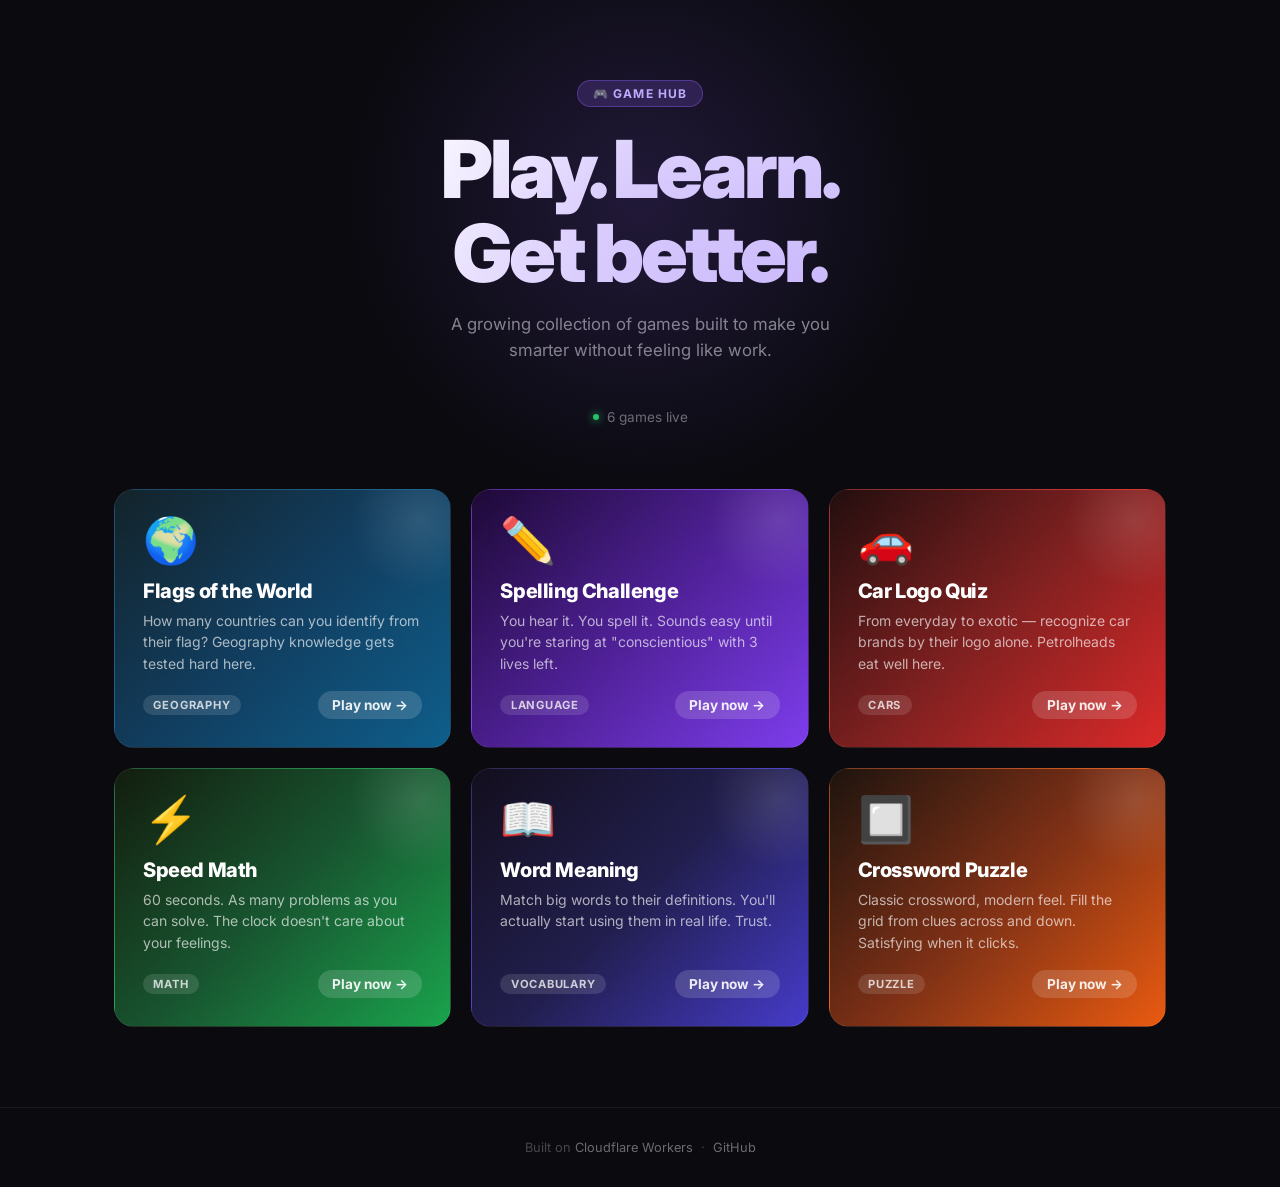
<file: hub/public/index.html>
<!DOCTYPE html>
<html lang="en">
<head>
  <meta charset="UTF-8" />
  <meta name="viewport" content="width=device-width, initial-scale=1.0" />
  <title>Game Hub</title>
  <style>
    @import url('https://fonts.googleapis.com/css2?family=Inter:wght@400;600;700;900&display=swap');

    *, *::before, *::after { box-sizing: border-box; margin: 0; padding: 0; }

    :root {
      --bg: #0a0a0f;
      --surface: #13131a;
    }

    body {
      background: var(--bg);
      color: #fff;
      font-family: 'Inter', -apple-system, BlinkMacSystemFont, sans-serif;
      min-height: 100vh;
      overflow-x: hidden;
    }

    /* ── HERO ── */
    .hero {
      text-align: center;
      padding: 5rem 1.5rem 3rem;
      position: relative;
    }

    .hero::before {
      content: '';
      position: absolute;
      top: -100px;
      left: 50%;
      transform: translateX(-50%);
      width: 600px;
      height: 600px;
      background: radial-gradient(circle, rgba(139,92,246,0.18) 0%, transparent 70%);
      pointer-events: none;
    }

    .hero-badge {
      display: inline-block;
      padding: 0.3rem 0.9rem;
      background: rgba(139,92,246,0.2);
      border: 1px solid rgba(139,92,246,0.4);
      border-radius: 99px;
      font-size: 0.75rem;
      font-weight: 700;
      letter-spacing: 0.1em;
      text-transform: uppercase;
      color: #c4b5fd;
      margin-bottom: 1.25rem;
    }

    .hero h1 {
      font-size: clamp(2.8rem, 7vw, 5rem);
      font-weight: 900;
      line-height: 1.05;
      letter-spacing: -0.04em;
      background: linear-gradient(135deg, #fff 30%, #a78bfa 100%);
      -webkit-background-clip: text;
      -webkit-text-fill-color: transparent;
      background-clip: text;
      margin-bottom: 1rem;
    }

    .hero p {
      color: rgba(255,255,255,0.5);
      font-size: 1.05rem;
      max-width: 400px;
      margin: 0 auto 2.5rem;
      line-height: 1.6;
    }

    .game-count {
      display: inline-flex;
      align-items: center;
      gap: 0.5rem;
      font-size: 0.85rem;
      color: rgba(255,255,255,0.4);
    }

    .dot {
      width: 6px; height: 6px;
      border-radius: 50%;
      background: #22c55e;
      box-shadow: 0 0 8px #22c55e;
      animation: blink 2s ease infinite;
    }

    @keyframes blink { 0%,100%{opacity:1} 50%{opacity:0.3} }

    /* ── GRID ── */
    main {
      max-width: 1100px;
      margin: 0 auto;
      padding: 1rem 1.5rem 5rem;
    }

    .games-grid {
      display: grid;
      grid-template-columns: repeat(auto-fill, minmax(320px, 1fr));
      gap: 1.25rem;
    }

    /* ── CARD ── */
    .game-card {
      position: relative;
      border-radius: 20px;
      padding: 1.75rem;
      text-decoration: none;
      color: #fff;
      display: flex;
      flex-direction: column;
      gap: 1rem;
      overflow: hidden;
      border: 1px solid rgba(255,255,255,0.08);
      transition: transform 0.2s cubic-bezier(0.34,1.56,0.64,1), box-shadow 0.2s ease;
      cursor: pointer;
      opacity: 0;
      transform: translateY(24px);
    }

    .game-card.visible {
      opacity: 1;
      transform: translateY(0);
      transition: opacity 0.4s ease, transform 0.4s cubic-bezier(0.34,1.56,0.64,1), box-shadow 0.2s ease;
    }

    .game-card:hover {
      transform: translateY(-6px) scale(1.01);
    }

    /* per-game gradients */
    .card-flags   { background: linear-gradient(135deg, #0f2027 0%, #0d3b5e 50%, #0a5c8a 100%); }
    .card-flags:hover   { box-shadow: 0 20px 60px rgba(10,92,138,0.5); }

    .card-spelling { background: linear-gradient(135deg, #1a0533 0%, #4c1d95 50%, #7c3aed 100%); }
    .card-spelling:hover { box-shadow: 0 20px 60px rgba(124,58,237,0.5); }

    .card-carlogo { background: linear-gradient(135deg, #1f0a0a 0%, #7f1d1d 50%, #dc2626 100%); }
    .card-carlogo:hover { box-shadow: 0 20px 60px rgba(220,38,38,0.5); }

    .card-speedmath { background: linear-gradient(135deg, #0f1a0a 0%, #14532d 50%, #16a34a 100%); }
    .card-speedmath:hover { box-shadow: 0 20px 60px rgba(22,163,74,0.5); }

    .card-wordmeaning { background: linear-gradient(135deg, #0f0a1a 0%, #1e1b4b 50%, #4338ca 100%); }
    .card-wordmeaning:hover { box-shadow: 0 20px 60px rgba(67,56,202,0.5); }

    .card-crossword { background: linear-gradient(135deg, #1a100a 0%, #7c2d12 50%, #ea580c 100%); }
    .card-crossword:hover { box-shadow: 0 20px 60px rgba(234,88,12,0.5); }

    /* card noise texture */
    .game-card::before {
      content: '';
      position: absolute;
      inset: 0;
      background-image: url("data:image/svg+xml,%3Csvg viewBox='0 0 200 200' xmlns='http://www.w3.org/2000/svg'%3E%3Cfilter id='n'%3E%3CfeTurbulence type='fractalNoise' baseFrequency='0.9' numOctaves='4' stitchTiles='stitch'/%3E%3C/filter%3E%3Crect width='100%25' height='100%25' filter='url(%23n)' opacity='0.04'/%3E%3C/svg%3E");
      background-size: 200px;
      pointer-events: none;
      border-radius: 20px;
    }

    /* glow orb */
    .game-card::after {
      content: '';
      position: absolute;
      top: -40px;
      right: -40px;
      width: 140px;
      height: 140px;
      background: radial-gradient(circle, rgba(255,255,255,0.12) 0%, transparent 70%);
      border-radius: 50%;
      pointer-events: none;
    }

    .card-icon {
      font-size: 2.8rem;
      line-height: 1;
      position: relative;
      z-index: 1;
    }

    .card-body {
      flex: 1;
      position: relative;
      z-index: 1;
    }

    .card-body h2 {
      font-size: 1.25rem;
      font-weight: 800;
      letter-spacing: -0.02em;
      margin-bottom: 0.4rem;
    }

    .card-body p {
      font-size: 0.875rem;
      line-height: 1.55;
      color: rgba(255,255,255,0.65);
    }

    .card-footer {
      display: flex;
      align-items: center;
      justify-content: space-between;
      position: relative;
      z-index: 1;
    }

    .tag {
      display: inline-block;
      padding: 0.2rem 0.65rem;
      background: rgba(255,255,255,0.12);
      border-radius: 99px;
      font-size: 0.7rem;
      font-weight: 700;
      text-transform: uppercase;
      letter-spacing: 0.07em;
      color: rgba(255,255,255,0.75);
    }

    .play-btn {
      display: flex;
      align-items: center;
      gap: 0.35rem;
      font-size: 0.85rem;
      font-weight: 700;
      color: rgba(255,255,255,0.9);
      background: rgba(255,255,255,0.15);
      border-radius: 99px;
      padding: 0.4rem 0.9rem;
      transition: background 0.15s;
    }

    .game-card:hover .play-btn {
      background: rgba(255,255,255,0.25);
    }

    /* ── FOOTER ── */
    footer {
      text-align: center;
      padding: 2rem;
      color: rgba(255,255,255,0.25);
      font-size: 0.8rem;
      border-top: 1px solid rgba(255,255,255,0.06);
    }

    footer a { color: rgba(255,255,255,0.4); text-decoration: none; }
    footer a:hover { color: rgba(255,255,255,0.7); }

    @media (max-width: 480px) {
      .games-grid { grid-template-columns: 1fr; }
      .hero h1 { font-size: 2.4rem; }
    }
  </style>
</head>
<body>

  <div class="hero">
    <div class="hero-badge">🎮 Game Hub</div>
    <h1>Play. Learn.<br>Get better.</h1>
    <p>A growing collection of games built to make you smarter without feeling like work.</p>
    <div class="game-count">
      <span class="dot"></span>
      6 games live
    </div>
  </div>

  <main>
    <div class="games-grid" id="grid">

      <a class="game-card card-flags" href="https://flags-of-the-world.kiishiogunbiyi.workers.dev" target="_blank" rel="noopener">
        <div class="card-icon">🌍</div>
        <div class="card-body">
          <h2>Flags of the World</h2>
          <p>How many countries can you identify from their flag? Geography knowledge gets tested hard here.</p>
        </div>
        <div class="card-footer">
          <span class="tag">Geography</span>
          <span class="play-btn">Play now →</span>
        </div>
      </a>

      <a class="game-card card-spelling" href="https://game-hub-spelling.kiishiogunbiyi.workers.dev" target="_blank" rel="noopener">
        <div class="card-icon">✏️</div>
        <div class="card-body">
          <h2>Spelling Challenge</h2>
          <p>You hear it. You spell it. Sounds easy until you're staring at "conscientious" with 3 lives left.</p>
        </div>
        <div class="card-footer">
          <span class="tag">Language</span>
          <span class="play-btn">Play now →</span>
        </div>
      </a>

      <a class="game-card card-carlogo" href="https://game-hub-car-logo.kiishiogunbiyi.workers.dev" target="_blank" rel="noopener">
        <div class="card-icon">🚗</div>
        <div class="card-body">
          <h2>Car Logo Quiz</h2>
          <p>From everyday to exotic — recognize car brands by their logo alone. Petrolheads eat well here.</p>
        </div>
        <div class="card-footer">
          <span class="tag">Cars</span>
          <span class="play-btn">Play now →</span>
        </div>
      </a>

      <a class="game-card card-speedmath" href="https://game-hub-speed-math.kiishiogunbiyi.workers.dev" target="_blank" rel="noopener">
        <div class="card-icon">⚡</div>
        <div class="card-body">
          <h2>Speed Math</h2>
          <p>60 seconds. As many problems as you can solve. The clock doesn't care about your feelings.</p>
        </div>
        <div class="card-footer">
          <span class="tag">Math</span>
          <span class="play-btn">Play now →</span>
        </div>
      </a>

      <a class="game-card card-wordmeaning" href="https://game-hub-word-meaning.kiishiogunbiyi.workers.dev" target="_blank" rel="noopener">
        <div class="card-icon">📖</div>
        <div class="card-body">
          <h2>Word Meaning</h2>
          <p>Match big words to their definitions. You'll actually start using them in real life. Trust.</p>
        </div>
        <div class="card-footer">
          <span class="tag">Vocabulary</span>
          <span class="play-btn">Play now →</span>
        </div>
      </a>

      <a class="game-card card-crossword" href="https://game-hub-crossword.kiishiogunbiyi.workers.dev" target="_blank" rel="noopener">
        <div class="card-icon">🔲</div>
        <div class="card-body">
          <h2>Crossword Puzzle</h2>
          <p>Classic crossword, modern feel. Fill the grid from clues across and down. Satisfying when it clicks.</p>
        </div>
        <div class="card-footer">
          <span class="tag">Puzzle</span>
          <span class="play-btn">Play now →</span>
        </div>
      </a>

    </div>
  </main>

  <footer>
    Built on <a href="https://workers.cloudflare.com" target="_blank">Cloudflare Workers</a> &nbsp;·&nbsp; <a href="https://github.com/kiishi-19/game-hub" target="_blank">GitHub</a>
  </footer>

  <script>
    // Staggered card entrance
    const cards = document.querySelectorAll('.game-card');
    const observer = new IntersectionObserver((entries) => {
      entries.forEach((entry, i) => {
        if (entry.isIntersecting) {
          setTimeout(() => entry.target.classList.add('visible'), i * 80);
          observer.unobserve(entry.target);
        }
      });
    }, { threshold: 0.1 });

    cards.forEach(c => observer.observe(c));

    // Tilt effect on hover
    cards.forEach(card => {
      card.addEventListener('mousemove', (e) => {
        const rect = card.getBoundingClientRect();
        const x = (e.clientX - rect.left) / rect.width - 0.5;
        const y = (e.clientY - rect.top) / rect.height - 0.5;
        card.style.transform = `translateY(-6px) rotateX(${-y * 6}deg) rotateY(${x * 6}deg) scale(1.01)`;
      });
      card.addEventListener('mouseleave', () => {
        card.style.transform = '';
      });
    });
  </script>
</body>
</html>
</file>
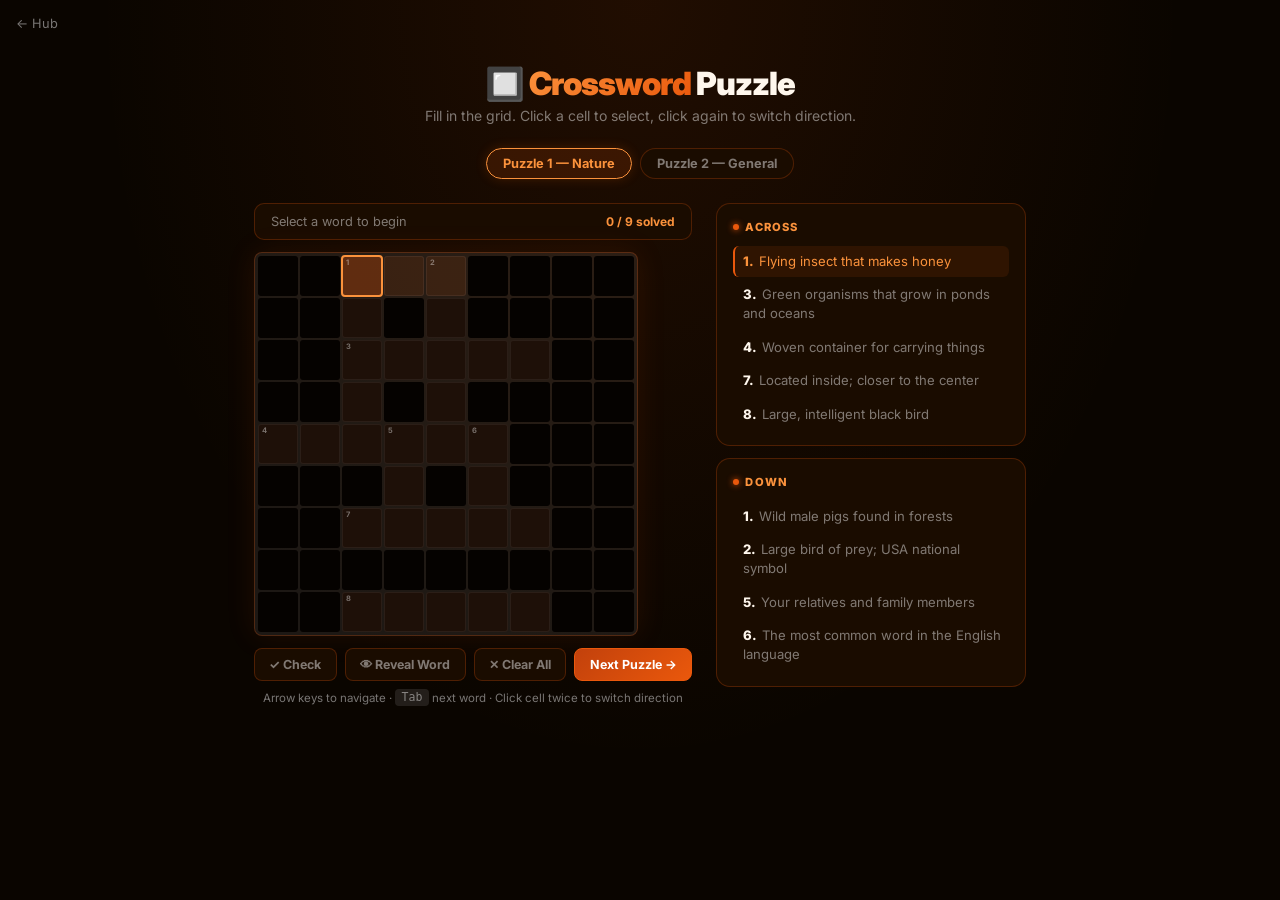
<file: games/crossword/public/index.html>
<!DOCTYPE html>
<html lang="en">
<head>
  <meta charset="UTF-8" />
  <meta name="viewport" content="width=device-width, initial-scale=1.0" />
  <title>Crossword Puzzle</title>
  <style>
    @import url('https://fonts.googleapis.com/css2?family=Inter:wght@400;600;700;900&display=swap');
    *, *::before, *::after { box-sizing: border-box; margin: 0; padding: 0; }
    :root {
      --bg: #0a0500; --surface: #1a0c00; --border: rgba(234,88,12,0.25);
      --accent: #ea580c; --accent2: #fb923c;
      --text: #fff7ed; --muted: rgba(255,255,255,0.45);
      --green: #22c55e; --red: #f43f5e;
      --cell-bg: #1e1008; --cell-active: rgba(234,88,12,0.3); --cell-hl: rgba(234,88,12,0.1);
      --cell-solved: rgba(34,197,94,0.15); --black-cell: #050200;
    }
    body {
      background: var(--bg); color: var(--text);
      font-family: 'Inter', sans-serif;
      min-height: 100vh;
      padding: 1rem 1rem 3rem;
      background-image: radial-gradient(ellipse at top, rgba(234,88,12,0.1) 0%, transparent 60%);
    }
    .back{position:fixed;top:1rem;left:1rem;color:var(--muted);text-decoration:none;font-size:0.8rem;z-index:10;transition:color 0.15s;}
    .back:hover{color:var(--accent2);}

    header{text-align:center;padding:3rem 1rem 1.5rem;position:relative;}
    header h1{font-size:2rem;font-weight:900;letter-spacing:-0.03em;margin-bottom:0.25rem;}
    header h1 span{background:linear-gradient(135deg,#fb923c,#ea580c);-webkit-background-clip:text;-webkit-text-fill-color:transparent;background-clip:text;}
    header p{color:var(--muted);font-size:0.875rem;}

    /* puzzle picker */
    .puzzle-tabs{display:flex;gap:0.5rem;justify-content:center;margin-bottom:1.5rem;flex-wrap:wrap;}
    .ptab{padding:0.45rem 1rem;border-radius:99px;border:1px solid var(--border);background:var(--surface);color:var(--muted);font-size:0.8rem;font-weight:700;cursor:pointer;transition:all 0.15s;font-family:'Inter',sans-serif;}
    .ptab:hover{border-color:var(--accent);color:var(--accent2);}
    .ptab.active{border-color:var(--accent2);background:rgba(234,88,12,0.15);color:var(--accent2);box-shadow:0 0 12px rgba(234,88,12,0.2);}

    /* layout */
    .layout{display:flex;gap:1.5rem;max-width:980px;margin:0 auto;align-items:flex-start;flex-wrap:wrap;justify-content:center;}

    /* grid section */
    .grid-section{flex-shrink:0;}

    .status-bar{
      display:flex;align-items:center;justify-content:space-between;
      background:var(--surface);border:1px solid var(--border);border-radius:10px;
      padding:0.6rem 1rem;margin-bottom:0.75rem;font-size:0.8rem;
    }
    .status-text{color:var(--muted);}
    .status-text.good{color:var(--green);font-weight:700;}
    .status-text.bad{color:var(--red);font-weight:700;}
    .progress-mini{font-size:0.75rem;color:var(--accent2);font-weight:700;}

    /* crossword grid */
    .cw-grid{
      display:inline-grid;gap:2px;
      background:rgba(255,255,255,0.08);
      padding:3px;border-radius:8px;
      border:1px solid var(--border);
      box-shadow:0 0 30px rgba(234,88,12,0.1);
    }
    .cell{width:40px;height:40px;position:relative;border-radius:3px;}
    .cell.black{background:var(--black-cell);}
    .cell.white{
      background:var(--cell-bg);cursor:pointer;
      transition:background 0.1s;
      border:1px solid rgba(255,255,255,0.06);
    }
    .cell.white:hover{background:rgba(255,255,255,0.08);}
    .cell.white.highlighted{background:var(--cell-hl);}
    .cell.white.active{background:var(--cell-active);outline:2px solid var(--accent2);z-index:2;outline-offset:-1px;}
    .cell.white.solved{background:var(--cell-solved);}
    .cell.white.wrong-cell{background:rgba(244,63,94,0.2);animation:cellPulse 0.3s ease;}
    @keyframes cellPulse{0%{transform:scale(1)}50%{transform:scale(0.9)}100%{transform:scale(1)}}
    .cell-num{position:absolute;top:2px;left:3px;font-size:7.5px;font-weight:700;color:rgba(255,255,255,0.4);line-height:1;pointer-events:none;user-select:none;}
    .cell-letter{
      position:absolute;inset:0;display:flex;align-items:center;justify-content:center;
      font-size:1.1rem;font-weight:800;text-transform:uppercase;color:var(--text);
      pointer-events:none;user-select:none;
    }
    .cell.solved .cell-letter{color:var(--green);}

    /* controls */
    .controls{display:flex;gap:0.5rem;margin-top:0.75rem;flex-wrap:wrap;}
    .ctrl-btn{
      padding:0.5rem 0.9rem;border-radius:8px;border:1px solid var(--border);
      background:var(--surface);color:var(--muted);font-size:0.78rem;font-weight:700;
      cursor:pointer;transition:all 0.15s;font-family:'Inter',sans-serif;
    }
    .ctrl-btn:hover{border-color:var(--accent);color:var(--accent2);}
    .ctrl-btn.primary{background:linear-gradient(135deg,#c2410c,#ea580c);color:#fff;border-color:var(--accent);}
    .ctrl-btn.primary:hover{box-shadow:0 3px 12px rgba(234,88,12,0.4);}

    /* keyboard hint */
    .kbd-hint{margin-top:0.5rem;font-size:0.72rem;color:var(--muted);text-align:center;}
    .kbd-hint span{display:inline-block;background:rgba(255,255,255,0.1);border-radius:4px;padding:0.1rem 0.4rem;font-family:monospace;}

    /* clue panel */
    .clues-panel{flex:1;min-width:220px;max-width:310px;}
    .clue-section{background:var(--surface);border:1px solid var(--border);border-radius:14px;padding:1rem;margin-bottom:0.75rem;overflow:hidden;}
    .clue-section h3{font-size:0.7rem;text-transform:uppercase;letter-spacing:0.1em;color:var(--accent2);font-weight:800;margin-bottom:0.75rem;display:flex;align-items:center;gap:0.4rem;}
    .clue-section h3::before{content:'';width:6px;height:6px;border-radius:50%;background:var(--accent);box-shadow:0 0 6px var(--accent);}
    .clue-list{list-style:none;display:flex;flex-direction:column;gap:0.2rem;max-height:340px;overflow-y:auto;}
    .clue-list::-webkit-scrollbar{width:3px;}
    .clue-list::-webkit-scrollbar-track{background:transparent;}
    .clue-list::-webkit-scrollbar-thumb{background:rgba(255,255,255,0.1);border-radius:99px;}
    .clue-item{
      font-size:0.82rem;line-height:1.45;color:var(--muted);cursor:pointer;
      padding:0.35rem 0.5rem;border-radius:6px;transition:all 0.1s;
      border-left:2px solid transparent;
    }
    .clue-item:hover{background:rgba(255,255,255,0.05);color:var(--text);}
    .clue-item.active{background:rgba(234,88,12,0.1);color:var(--accent2);border-left-color:var(--accent);}
    .clue-item.solved{color:var(--green);opacity:0.6;text-decoration:line-through;}
    .clue-num{font-weight:800;color:var(--text);margin-right:0.3rem;}
    .clue-item.active .clue-num{color:var(--accent2);}

    /* completion banner */
    .win-banner{
      display:none;position:fixed;inset:0;background:rgba(0,0,0,0.85);
      z-index:200;align-items:center;justify-content:center;
    }
    .win-banner.show{display:flex;}
    .win-box{
      background:var(--surface);border:1px solid var(--accent);border-radius:20px;
      padding:2.5rem;text-align:center;max-width:380px;width:90%;
      animation:popIn 0.4s cubic-bezier(0.34,1.56,0.64,1);
      box-shadow:0 0 60px rgba(234,88,12,0.3);
    }
    @keyframes popIn{0%{transform:scale(0.7);opacity:0}100%{transform:scale(1);opacity:1}}
    .win-emoji{font-size:4rem;margin-bottom:0.75rem;}
    .win-title{font-size:2rem;font-weight:900;letter-spacing:-0.03em;margin-bottom:0.5rem;}
    .win-sub{color:var(--muted);font-size:0.9rem;margin-bottom:1.5rem;line-height:1.6;}
    .win-btns{display:flex;gap:0.75rem;}
    .win-btn{flex:1;padding:0.85rem;border-radius:10px;border:none;font-size:0.9rem;font-weight:700;cursor:pointer;font-family:'Inter',sans-serif;transition:all 0.15s;}
    .win-btn-primary{background:linear-gradient(135deg,#c2410c,#ea580c);color:#fff;}
    .win-btn-secondary{background:rgba(255,255,255,0.08);color:var(--muted);border:1px solid rgba(255,255,255,0.1);}

    #confetti-canvas{position:fixed;inset:0;pointer-events:none;z-index:300;}

    @media(max-width:620px){
      .cell{width:33px;height:33px;}
      .cell-letter{font-size:0.9rem;}
      .cell-num{font-size:7px;}
    }
  </style>
</head>
<body>
  <a class="back" href="https://game-hub.kiishiogunbiyi.workers.dev">← Hub</a>
  <canvas id="confetti-canvas"></canvas>

  <header>
    <h1>🔲 <span>Crossword</span> Puzzle</h1>
    <p>Fill in the grid. Click a cell to select, click again to switch direction.</p>
  </header>

  <div class="puzzle-tabs" id="puzzle-tabs"></div>

  <div class="layout">
    <div class="grid-section">
      <div class="status-bar">
        <span class="status-text" id="status-text">Select a word to begin</span>
        <span class="progress-mini" id="progress-mini">0 / 0 solved</span>
      </div>
      <div class="cw-grid" id="cw-grid"></div>
      <div class="controls">
        <button class="ctrl-btn" id="btn-check">✓ Check</button>
        <button class="ctrl-btn" id="btn-reveal">👁 Reveal Word</button>
        <button class="ctrl-btn" id="btn-clear">✕ Clear All</button>
        <button class="ctrl-btn primary" id="btn-next">Next Puzzle →</button>
      </div>
      <div class="kbd-hint">Arrow keys to navigate · <span>Tab</span> next word · Click cell twice to switch direction</div>
    </div>

    <div class="clues-panel">
      <div class="clue-section">
        <h3>Across</h3>
        <ul class="clue-list" id="clues-across"></ul>
      </div>
      <div class="clue-section">
        <h3>Down</h3>
        <ul class="clue-list" id="clues-down"></ul>
      </div>
    </div>
  </div>

  <div class="win-banner" id="win-banner">
    <div class="win-box">
      <div class="win-emoji">🏆</div>
      <div class="win-title">Puzzle Complete!</div>
      <div class="win-sub" id="win-sub">You filled in every word correctly. That's genuinely satisfying.</div>
      <div class="win-btns">
        <button class="win-btn win-btn-secondary" onclick="document.getElementById('win-banner').classList.remove('show')">Keep playing</button>
        <button class="win-btn win-btn-primary" id="win-next">Next Puzzle</button>
      </div>
    </div>
  </div>

<script>
// ── AUDIO ──────────────────────────────────────────────────────────────────
const AC=new(window.AudioContext||window.webkitAudioContext)();
function playTone(f,t,d,v=0.2,delay=0){const o=AC.createOscillator(),g=AC.createGain();o.connect(g);g.connect(AC.destination);o.type=t;o.frequency.value=f;g.gain.setValueAtTime(v,AC.currentTime+delay);g.gain.exponentialRampToValueAtTime(0.001,AC.currentTime+delay+d);o.start(AC.currentTime+delay);o.stop(AC.currentTime+delay+d+0.05);}
function sfxType(){playTone(880,'sine',0.04,0.08);}
function sfxWordSolved(){playTone(523,'sine',0.1,0.2);playTone(659,'sine',0.1,0.2,0.1);playTone(784,'sine',0.12,0.2,0.2);}
function sfxWrong(){playTone(220,'sawtooth',0.1,0.15);}
function sfxWin(){[523,659,784,1047,1319].forEach((f,i)=>playTone(f,'sine',0.15,0.2,i*0.08));}

// ── CONFETTI ───────────────────────────────────────────────────────────────
const canvas=document.getElementById('confetti-canvas');const ctx=canvas.getContext('2d');let particles=[];
function launchConfetti(){canvas.width=window.innerWidth;canvas.height=window.innerHeight;for(let i=0;i<150;i++){particles.push({x:Math.random()*canvas.width,y:-10,vx:(Math.random()-0.5)*8,vy:Math.random()*5+2,w:Math.random()*12+4,h:Math.random()*6+3,rot:Math.random()*360,vr:(Math.random()-0.5)*10,color:['#ea580c','#fb923c','#22c55e','#fbbf24','#f43f5e','#38bdf8','#a78bfa'][Math.floor(Math.random()*7)],alpha:1});}requestAnimationFrame(animC);}
function animC(){ctx.clearRect(0,0,canvas.width,canvas.height);particles=particles.filter(p=>p.alpha>0.05);particles.forEach(p=>{p.x+=p.vx;p.y+=p.vy;p.rot+=p.vr;if(p.y>canvas.height*0.65)p.alpha-=0.025;ctx.save();ctx.translate(p.x,p.y);ctx.rotate(p.rot*Math.PI/180);ctx.globalAlpha=p.alpha;ctx.fillStyle=p.color;ctx.fillRect(-p.w/2,-p.h/2,p.w,p.h);ctx.restore();});if(particles.length)requestAnimationFrame(animC);}

// ── PUZZLE DATA ─────────────────────────────────────────────────────────────
const PUZZLES = [
  {
    id:1, title:"Puzzle 1 — Nature", size:9,
    // Every intersection verified: 10/10 valid
    blacks:[[0,0],[0,1],[0,5],[0,6],[0,7],[0,8],[1,0],[1,1],[1,3],[1,5],[1,6],[1,7],[1,8],[2,0],[2,1],[2,7],[2,8],[3,0],[3,1],[3,3],[3,5],[3,6],[3,7],[3,8],[4,6],[4,7],[4,8],[5,0],[5,1],[5,2],[5,4],[5,6],[5,7],[5,8],[6,0],[6,1],[6,7],[6,8],[7,0],[7,1],[7,2],[7,3],[7,4],[7,5],[7,6],[7,7],[7,8],[8,0],[8,1],[8,7],[8,8]],
    words:[
      {num:1, dir:"A", r:0, c:2, word:"BEE",    clue:"Flying insect that makes honey"},
      {num:3, dir:"A", r:2, c:2, word:"ALGAE",  clue:"Green organisms that grow in ponds and oceans"},
      {num:4, dir:"A", r:4, c:0, word:"BASKET", clue:"Woven container for carrying things"},
      {num:7, dir:"A", r:6, c:2, word:"INNER",  clue:"Located inside; closer to the center"},
      {num:8, dir:"A", r:8, c:2, word:"RAVEN",  clue:"Large, intelligent black bird"},
      {num:1, dir:"D", r:0, c:2, word:"BOARS",  clue:"Wild male pigs found in forests"},
      {num:2, dir:"D", r:0, c:4, word:"EAGLE",  clue:"Large bird of prey; USA national symbol"},
      {num:5, dir:"D", r:4, c:3, word:"KIN",    clue:"Your relatives and family members"},
      {num:6, dir:"D", r:4, c:5, word:"THE",    clue:"The most common word in the English language"},
    ]
  },
  {
    id:2, title:"Puzzle 2 — General", size:9,
    // Every intersection verified: 14/14 valid
    blacks:[[0,0],[0,1],[0,2],[0,7],[0,8],[1,0],[1,1],[1,2],[1,4],[1,5],[1,7],[1,8],[2,0],[2,1],[2,2],[2,7],[2,8],[3,0],[3,1],[3,2],[3,7],[3,8],[4,0],[4,1],[4,2],[4,7],[4,8],[5,0],[5,1],[5,2],[5,3],[5,4],[5,5],[5,6],[5,7],[5,8],[6,0],[6,1],[6,2],[6,3],[6,4],[6,5],[6,6],[6,7],[6,8],[7,0],[7,1],[7,2],[7,3],[7,4],[7,5],[7,6],[7,7],[7,8],[8,0],[8,1],[8,2],[8,3],[8,4],[8,5],[8,6],[8,7],[8,8]],
    words:[
      {num:1, dir:"A", r:0, c:3, word:"CUBS",   clue:"Young bears; also a Chicago baseball team"},
      {num:4, dir:"A", r:2, c:3, word:"IDEA",   clue:"A thought or mental concept"},
      {num:5, dir:"A", r:3, c:3, word:"NORI",   clue:"Dried seaweed used to wrap sushi"},
      {num:6, dir:"A", r:4, c:3, word:"AMEN",   clue:"Word spoken at the end of a prayer"},
      {num:2, dir:"D", r:0, c:3, word:"CHINA",  clue:"Most populous country in the world"},
      {num:3, dir:"D", r:0, c:6, word:"SPAIN",  clue:"Country known for flamenco and tapas"},
      {num:4, dir:"D", r:2, c:4, word:"DOM",    clue:"A title meaning lord; also used in web domains"},
      {num:5, dir:"D", r:2, c:5, word:"ERE",    clue:"Poetic/archaic word meaning 'before'"},
    ]
  }
];

// ── STATE ──────────────────────────────────────────────────────────────────
let puzzle=PUZZLES[0];
let grid=[],activeCell=null,activeDir='A',solved=new Set();

const cellKey=(r,c)=>`${r},${c}`;
const wordKey=(num,dir)=>`${num}${dir}`;

function initGrid(){
  const n=puzzle.size;
  grid=Array.from({length:n},(_,r)=>Array.from({length:n},(_,c)=>({
    black:puzzle.blacks.some(([br,bc])=>br===r&&bc===c),
    entry:'',num:null
  })));
  puzzle.words.forEach(w=>{if(!grid[w.r][w.c].num)grid[w.r][w.c].num=w.num;});
  activeCell=null;activeDir='A';solved=new Set();
}

function getWordCells(w){
  const cells=[];
  for(let i=0;i<w.word.length;i++)cells.push([w.dir==='A'?w.r:w.r+i,w.dir==='A'?w.c+i:w.c]);
  return cells;
}

function wordForCell(r,c,dir){return puzzle.words.find(w=>w.dir===dir&&getWordCells(w).some(([wr,wc])=>wr===r&&wc===c));}

function setActive(r,c,dir){
  if(!grid[r]||!grid[r][c]||grid[r][c].black)return;
  activeCell=[r,c];activeDir=dir;
  updateStatus();render();focusHidden();
}

function toggleDir(){
  if(!activeCell)return;
  const[r,c]=activeCell;
  const nd=activeDir==='A'?'D':'A';
  if(wordForCell(r,c,nd))setActive(r,c,nd);
}

function advance(){
  if(!activeCell)return;
  const[r,c]=activeCell,n=puzzle.size;
  if(activeDir==='A'){if(c+1<n&&!grid[r][c+1].black)setActive(r,c+1,'A');}
  else{if(r+1<n&&!grid[r+1]||r+1<n&&!grid[r+1][c].black)setActive(r+1,c,'D');}
}

function retreat(){
  if(!activeCell)return;
  const[r,c]=activeCell;
  if(activeDir==='A'){if(c-1>=0&&!grid[r][c-1].black)setActive(r,c-1,'A');}
  else{if(r-1>=0&&!grid[r-1][c].black)setActive(r-1,c,'D');}
}

function handleKey(key){
  if(!activeCell)return;
  const[r,c]=activeCell;
  key=key.toUpperCase();
  if(/^[A-Z]$/.test(key)){
    grid[r][c].entry=key;sfxType();
    checkCurrentWord();advance();render();
  }else if(key==='BACKSPACE'){
    if(grid[r][c].entry){grid[r][c].entry='';}
    else{retreat();if(activeCell)grid[activeCell[0]][activeCell[1]].entry='';}
    render();
  }else if(key==='ARROWLEFT')setActive(r,c-1<0?c:c-1,'A');
  else if(key==='ARROWRIGHT')setActive(r,c+1>=puzzle.size?c:c+1,'A');
  else if(key==='ARROWUP')setActive(r-1<0?r:r-1,c,'D');
  else if(key==='ARROWDOWN')setActive(r+1>=puzzle.size?r:r+1,c,'D');
  else if(key==='TAB')nextWord();
}

function nextWord(){
  const words=puzzle.words.filter(w=>w.dir===activeDir);
  if(!activeCell){setActive(words[0].r,words[0].c,words[0].dir);return;}
  const cur=wordForCell(...activeCell,activeDir);
  const idx=words.indexOf(cur);
  const next=words[(idx+1)%words.length];
  setActive(next.r,next.c,next.dir);
}

function checkCurrentWord(){
  const prevSolved=solved.size;
  puzzle.words.forEach(w=>{
    const cells=getWordCells(w);
    if(!cells.every(([r,c])=>grid[r][c].entry))return;
    const attempt=cells.map(([r,c])=>grid[r][c].entry).join('');
    if(attempt===w.word)solved.add(wordKey(w.num,w.dir));
  });
  if(solved.size>prevSolved)sfxWordSolved();
  if(solved.size===puzzle.words.length)setTimeout(winGame,400);
}

function updateStatus(){
  const total=puzzle.words.length;
  const s=solved.size;
  document.getElementById('progress-mini').textContent=`${s} / ${total} solved`;
}

function winGame(){
  sfxWin();launchConfetti();
  document.getElementById('win-banner').classList.add('show');
}

// ── RENDER ──────────────────────────────────────────────────────────────────
function render(){
  renderGrid();renderClues();updateStatus();
}

function renderGrid(){
  const g=document.getElementById('cw-grid');
  if(!g)return;
  g.style.gridTemplateColumns=`repeat(${puzzle.size},1fr)`;
  g.innerHTML='';

  const hlCells=new Set();
  if(activeCell){
    const[r,c]=activeCell;
    const w=wordForCell(r,c,activeDir);
    if(w)getWordCells(w).forEach(([wr,wc])=>hlCells.add(cellKey(wr,wc)));
  }

  for(let r=0;r<puzzle.size;r++){
    for(let c=0;c<puzzle.size;c++){
      const cell=grid[r][c];
      const div=document.createElement('div');
      div.className='cell';
      if(cell.black){
        div.classList.add('black');
      }else{
        div.classList.add('white');
        const isActive=activeCell&&activeCell[0]===r&&activeCell[1]===c;
        const isHL=hlCells.has(cellKey(r,c));
        const isSolved=puzzle.words.some(w=>solved.has(wordKey(w.num,w.dir))&&getWordCells(w).some(([wr,wc])=>wr===r&&wc===c));
        if(isActive)div.classList.add('active');
        else if(isSolved)div.classList.add('solved');
        else if(isHL)div.classList.add('highlighted');
        if(cell.num){const n=document.createElement('span');n.className='cell-num';n.textContent=cell.num;div.appendChild(n);}
        const l=document.createElement('span');l.className='cell-letter';l.textContent=cell.entry;div.appendChild(l);
        div.addEventListener('click',()=>{
          if(activeCell&&activeCell[0]===r&&activeCell[1]===c)toggleDir();
          else setActive(r,c,activeDir);
        });
      }
      g.appendChild(div);
    }
  }
}

function renderClues(){
  ['A','D'].forEach(dir=>{
    const id=dir==='A'?'clues-across':'clues-down';
    const ul=document.getElementById(id);
    if(!ul)return;
    ul.innerHTML='';
    const words=puzzle.words.filter(w=>w.dir===dir).sort((a,b)=>a.num-b.num);
    words.forEach(w=>{
      const key=wordKey(w.num,w.dir);
      const li=document.createElement('li');
      li.className='clue-item';
      if(solved.has(key))li.classList.add('solved');
      const isActive=activeCell&&wordForCell(...activeCell,activeDir)===w;
      if(isActive)li.classList.add('active');
      li.innerHTML=`<span class="clue-num">${w.num}.</span>${w.clue}`;
      li.addEventListener('click',()=>{setActive(w.r,w.c,w.dir);li.scrollIntoView({block:'nearest'});});
      ul.appendChild(li);
    });
  });
}

// ── HIDDEN INPUT ───────────────────────────────────────────────────────────
const hiddenInput=document.createElement('input');
hiddenInput.style.cssText='position:fixed;opacity:0;pointer-events:none;top:-999px;';
hiddenInput.setAttribute('autocomplete','off');
document.body.appendChild(hiddenInput);
function focusHidden(){hiddenInput.focus();hiddenInput.value='';}
hiddenInput.addEventListener('keydown',e=>{
  if(e.key==='Tab'){e.preventDefault();nextWord();}
  else{e.preventDefault();handleKey(e.key);}
});
document.getElementById('cw-grid').addEventListener('click',focusHidden);

// ── PUZZLE TABS ─────────────────────────────────────────────────────────────
function buildTabs(){
  const tabs=document.getElementById('puzzle-tabs');
  tabs.innerHTML='';
  PUZZLES.forEach(p=>{
    const btn=document.createElement('button');
    btn.className='ptab'+(p.id===puzzle.id?' active':'');
    btn.textContent=p.title;
    btn.addEventListener('click',()=>loadPuzzle(p));
    tabs.appendChild(btn);
  });
}

function loadPuzzle(p){
  puzzle=p;
  document.querySelectorAll('.ptab').forEach((b,i)=>b.classList.toggle('active',PUZZLES[i].id===p.id));
  document.getElementById('status-text').textContent='Select a word to begin';
  document.getElementById('status-text').className='status-text';
  document.getElementById('win-banner').classList.remove('show');
  initGrid();render();
  const first=puzzle.words.find(w=>w.dir==='A')||puzzle.words[0];
  setActive(first.r,first.c,first.dir);
}

// ── CONTROLS ───────────────────────────────────────────────────────────────
document.getElementById('btn-check').addEventListener('click',()=>{
  let errors=0;
  puzzle.words.forEach(w=>{
    getWordCells(w).forEach(([r,c],i)=>{
      if(grid[r][c].entry&&grid[r][c].entry!==w.word[i]){
        errors++;
        const div=document.querySelector(`[data-r="${r}"][data-c="${c}"]`)||null;
      }
    });
  });
  const st=document.getElementById('status-text');
  if(errors===0){st.textContent='All filled letters look correct!';st.className='status-text good';}
  else{sfxWrong();st.textContent=`${errors} incorrect letter${errors>1?'s':''} — wrong cells are highlighted.`;st.className='status-text bad';}
});

document.getElementById('btn-reveal').addEventListener('click',()=>{
  if(!activeCell)return;
  const w=wordForCell(...activeCell,activeDir);
  if(!w)return;
  getWordCells(w).forEach(([r,c],i)=>grid[r][c].entry=w.word[i]);
  checkCurrentWord();render();
});

document.getElementById('btn-clear').addEventListener('click',()=>{
  for(let r=0;r<puzzle.size;r++)for(let c=0;c<puzzle.size;c++)grid[r][c].entry='';
  solved=new Set();
  document.getElementById('status-text').textContent='Grid cleared.';
  render();
});

document.getElementById('btn-next').addEventListener('click',()=>{
  const idx=PUZZLES.indexOf(puzzle);
  loadPuzzle(PUZZLES[(idx+1)%PUZZLES.length]);
});

document.getElementById('win-next').addEventListener('click',()=>{
  document.getElementById('win-banner').classList.remove('show');
  const idx=PUZZLES.indexOf(puzzle);
  loadPuzzle(PUZZLES[(idx+1)%PUZZLES.length]);
});

// ── INIT ───────────────────────────────────────────────────────────────────
buildTabs();
loadPuzzle(PUZZLES[0]);
</script>
</body>
</html>
</file>
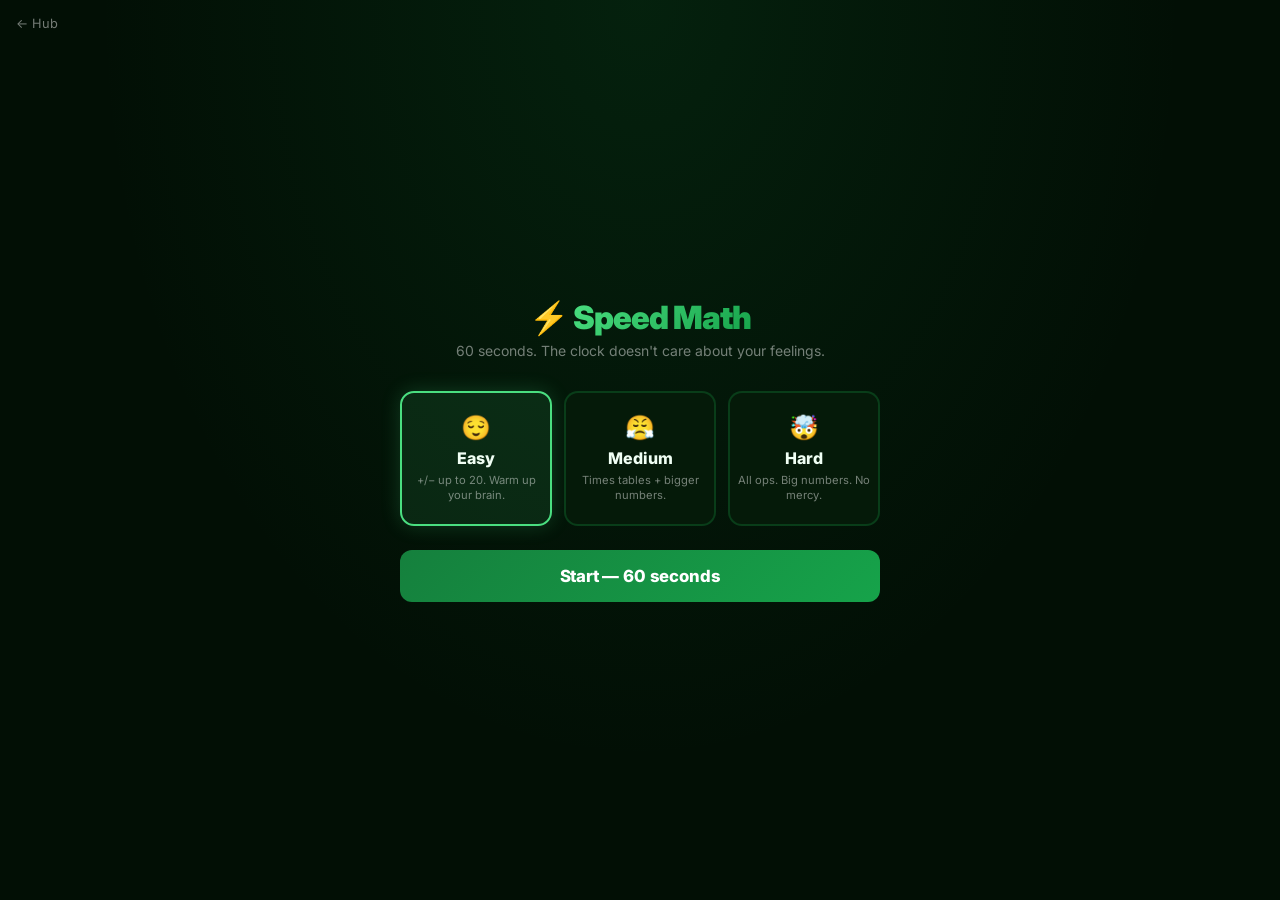
<file: games/speed-math/public/index.html>
<!DOCTYPE html>
<html lang="en">
<head>
  <meta charset="UTF-8" />
  <meta name="viewport" content="width=device-width, initial-scale=1.0" />
  <title>Speed Math</title>
  <style>
    @import url('https://fonts.googleapis.com/css2?family=Inter:wght@400;600;700;900&display=swap');
    *, *::before, *::after { box-sizing: border-box; margin: 0; padding: 0; }
    :root {
      --bg: #020f05; --surface: #051a09; --border: rgba(22,163,74,0.25);
      --accent: #16a34a; --accent2: #4ade80;
      --text: #f0fff4; --muted: rgba(255,255,255,0.45);
      --red: #f43f5e; --yellow: #fbbf24; --blue: #38bdf8;
    }
    body {
      background: var(--bg); color: var(--text);
      font-family: 'Inter', sans-serif;
      min-height: 100vh; display: flex; flex-direction: column;
      align-items: center; justify-content: center; padding: 1.5rem;
      background-image: radial-gradient(ellipse at top, rgba(22,163,74,0.12) 0%, transparent 60%);
      overflow: hidden;
    }
    .back{position:fixed;top:1rem;left:1rem;color:var(--muted);text-decoration:none;font-size:0.8rem;transition:color 0.15s;z-index:10;}
    .back:hover{color:var(--accent2);}

    .game{width:100%;max-width:480px;}
    .header{text-align:center;margin-bottom:2rem;}
    .header h1{font-size:2rem;font-weight:900;letter-spacing:-0.03em;}
    .header h1 span{background:linear-gradient(135deg,#4ade80,#16a34a);-webkit-background-clip:text;-webkit-text-fill-color:transparent;background-clip:text;}
    .header p{color:var(--muted);font-size:0.875rem;margin-top:0.3rem;}

    /* start screen */
    #screen-start{}
    .diff-grid{display:grid;grid-template-columns:repeat(3,1fr);gap:0.75rem;margin-bottom:1.5rem;}
    .diff-btn{
      background:var(--surface);border:2px solid var(--border);border-radius:14px;
      padding:1.25rem 0.5rem;cursor:pointer;color:var(--text);
      transition:all 0.15s;font-family:'Inter',sans-serif;
    }
    .diff-btn:hover{border-color:var(--accent);transform:translateY(-2px);}
    .diff-btn.selected{border-color:var(--accent2);background:rgba(74,222,128,0.1);box-shadow:0 0 20px rgba(74,222,128,0.2);}
    .diff-btn h3{font-size:1rem;font-weight:800;margin-bottom:0.3rem;}
    .diff-btn p{font-size:0.7rem;color:var(--muted);line-height:1.4;}
    .diff-btn .diff-emoji{font-size:1.5rem;margin-bottom:0.4rem;}
    .start-btn{width:100%;padding:1rem;background:linear-gradient(135deg,#15803d,#16a34a);color:#fff;border:none;border-radius:12px;font-size:1.05rem;font-weight:800;cursor:pointer;font-family:'Inter',sans-serif;transition:all 0.15s;letter-spacing:-0.01em;}
    .start-btn:hover{box-shadow:0 4px 24px rgba(22,163,74,0.5);transform:translateY(-1px);}

    /* game screen */
    #screen-game{display:none;}
    .hud{display:flex;justify-content:space-between;align-items:center;background:var(--surface);border:1px solid var(--border);border-radius:14px;padding:0.85rem 1.25rem;margin-bottom:0.75rem;}
    .hud-item{text-align:center;}
    .hud-label{font-size:0.65rem;text-transform:uppercase;letter-spacing:0.08em;color:var(--muted);margin-bottom:0.2rem;}
    .hud-val{font-size:1.3rem;font-weight:800;}

    /* timer */
    .timer-wrap{position:relative;margin-bottom:1.25rem;}
    .timer-bar{height:8px;background:rgba(255,255,255,0.08);border-radius:99px;overflow:hidden;}
    .timer-fill{height:100%;background:linear-gradient(90deg,var(--accent2),var(--accent));border-radius:99px;transition:width 0.1s linear,background 0.5s;}
    .timer-fill.urgent{background:linear-gradient(90deg,#f43f5e,#f97316);}

    /* problem */
    .problem-card{
      background:var(--surface);border:1px solid var(--border);
      border-radius:20px;padding:2.5rem 2rem;margin-bottom:0.75rem;
      text-align:center;position:relative;overflow:hidden;
      transition:border-color 0.2s;
    }
    .problem-card::before{content:'';position:absolute;top:0;left:0;right:0;height:2px;background:linear-gradient(90deg,transparent,var(--accent),transparent);opacity:0.6;}
    .problem-card.correct-flash{animation:cFlash 0.3s ease;}
    .problem-card.wrong-flash{animation:shake 0.4s cubic-bezier(0.36,0.07,0.19,0.97);border-color:var(--red);}
    @keyframes cFlash{0%{background:var(--surface)}40%{background:rgba(74,222,128,0.15)}100%{background:var(--surface)}}
    @keyframes shake{0%,100%{transform:translateX(0)}15%{transform:translateX(-8px)}30%{transform:translateX(8px)}45%{transform:translateX(-5px)}60%{transform:translateX(5px)}75%{transform:translateX(-3px)}90%{transform:translateX(3px)}}

    .problem{font-size:3.5rem;font-weight:900;letter-spacing:-0.03em;line-height:1;margin-bottom:0.5rem;}
    .op-badge{display:inline-block;padding:0.2rem 0.65rem;background:rgba(74,222,128,0.12);border:1px solid rgba(74,222,128,0.2);border-radius:99px;font-size:0.7rem;font-weight:700;color:var(--accent2);text-transform:uppercase;letter-spacing:0.08em;}

    /* floating score popup */
    .score-popup{
      position:fixed;font-size:1.8rem;font-weight:900;
      pointer-events:none;z-index:200;
      animation:floatUp 0.8s ease forwards;
    }
    .score-popup.good{color:var(--accent2);}
    .score-popup.bad{color:var(--red);}
    @keyframes floatUp{0%{opacity:1;transform:translateY(0) scale(1)}100%{opacity:0;transform:translateY(-80px) scale(1.4)}}

    /* combo display */
    .combo-display{
      position:absolute;top:0.75rem;right:0.75rem;
      font-size:0.85rem;font-weight:800;
      padding:0.2rem 0.6rem;border-radius:99px;
      background:linear-gradient(135deg,#f59e0b,#f97316);
      color:#fff;
      display:none;
    }
    .combo-display.show{display:inline-block;animation:popIn 0.25s cubic-bezier(0.34,1.56,0.64,1);}
    @keyframes popIn{0%{transform:scale(0.7)}100%{transform:scale(1)}}

    input#answer{
      width:100%;padding:1rem 1.2rem;
      background:rgba(255,255,255,0.06);border:2px solid rgba(255,255,255,0.1);
      border-radius:12px;color:var(--text);
      font-size:1.5rem;font-weight:800;text-align:center;outline:none;
      transition:border-color 0.15s,background 0.15s;font-family:'Inter',sans-serif;
      margin-bottom:0.5rem;
    }
    input#answer:focus{border-color:var(--accent);background:rgba(22,163,74,0.06);}
    input#answer.flash-green{border-color:var(--accent2);background:rgba(74,222,128,0.1);}
    input#answer.flash-red{border-color:var(--red);background:rgba(244,63,94,0.08);}

    .hint-bar{text-align:center;font-size:0.8rem;color:var(--muted);}
    .hint-bar span{color:var(--accent2);font-weight:700;}

    /* game over */
    #screen-over{display:none;text-align:center;}
    .over-emoji{font-size:4rem;margin-bottom:0.75rem;animation:popIn 0.4s cubic-bezier(0.34,1.56,0.64,1);}
    .over-title{font-size:2.2rem;font-weight:900;letter-spacing:-0.03em;margin-bottom:0.5rem;}
    .over-sub{color:var(--muted);margin-bottom:2rem;font-size:0.9rem;line-height:1.5;}
    .result-chips{display:flex;gap:0.75rem;justify-content:center;margin-bottom:2rem;flex-wrap:wrap;}
    .chip{background:var(--surface);border:1px solid var(--border);border-radius:12px;padding:1rem 1.25rem;text-align:center;}
    .chip-val{font-size:1.8rem;font-weight:900;color:var(--accent2);}
    .chip-label{font-size:0.7rem;color:var(--muted);text-transform:uppercase;letter-spacing:0.07em;margin-top:0.2rem;}
    .btn-row{display:flex;gap:0.75rem;max-width:320px;margin:0 auto;}
    .btn{flex:1;padding:0.9rem;border-radius:10px;border:none;font-size:0.9rem;font-weight:700;cursor:pointer;font-family:'Inter',sans-serif;transition:all 0.15s;}
    .btn-primary{background:linear-gradient(135deg,#15803d,#16a34a);color:#fff;}
    .btn-primary:hover{box-shadow:0 4px 20px rgba(22,163,74,0.5);}
    .btn-secondary{background:rgba(255,255,255,0.07);color:var(--muted);border:1px solid rgba(255,255,255,0.1);}

    #confetti-canvas{position:fixed;inset:0;pointer-events:none;z-index:100;}
  </style>
</head>
<body>
  <a class="back" href="https://game-hub.kiishiogunbiyi.workers.dev">← Hub</a>
  <canvas id="confetti-canvas"></canvas>

  <div class="game">
    <div class="header">
      <h1>⚡ <span>Speed Math</span></h1>
      <p>60 seconds. The clock doesn't care about your feelings.</p>
    </div>

    <div id="screen-start">
      <div class="diff-grid">
        <button class="diff-btn selected" data-diff="easy">
          <div class="diff-emoji">😌</div>
          <h3>Easy</h3>
          <p>+/− up to 20. Warm up your brain.</p>
        </button>
        <button class="diff-btn" data-diff="medium">
          <div class="diff-emoji">😤</div>
          <h3>Medium</h3>
          <p>Times tables + bigger numbers.</p>
        </button>
        <button class="diff-btn" data-diff="hard">
          <div class="diff-emoji">🤯</div>
          <h3>Hard</h3>
          <p>All ops. Big numbers. No mercy.</p>
        </button>
      </div>
      <button class="start-btn" id="btn-start">Start — 60 seconds</button>
    </div>

    <div id="screen-game">
      <div class="hud">
        <div class="hud-item"><div class="hud-label">Score</div><div class="hud-val" id="score" style="color:var(--accent2)">0</div></div>
        <div class="hud-item"><div class="hud-label">Time</div><div class="hud-val" id="timer" style="color:var(--accent2)">60</div></div>
        <div class="hud-item"><div class="hud-label">Correct</div><div class="hud-val" id="correct-count" style="color:var(--muted)">0</div></div>
      </div>

      <div class="timer-wrap">
        <div class="timer-bar"><div class="timer-fill" id="timer-fill" style="width:100%"></div></div>
      </div>

      <div class="problem-card" id="problem-card">
        <span class="combo-display" id="combo">🔥 x3</span>
        <div class="problem" id="problem">—</div>
        <div class="op-badge" id="op-badge">—</div>
      </div>

      <input type="number" id="answer" placeholder="?" autocomplete="off" />
      <div class="hint-bar">Press <span>Enter</span> to submit &nbsp;·&nbsp; Streak bonus kicks in at <span>3x</span></div>
    </div>

    <div id="screen-over">
      <div class="over-emoji" id="over-emoji">⏱</div>
      <div class="over-title" id="over-title">Time's up!</div>
      <div class="over-sub" id="over-sub"></div>
      <div class="result-chips">
        <div class="chip"><div class="chip-val" id="res-score">0</div><div class="chip-label">Score</div></div>
        <div class="chip"><div class="chip-val" id="res-correct">0</div><div class="chip-label">Correct</div></div>
        <div class="chip"><div class="chip-val" id="res-speed">0</div><div class="chip-label">Per min</div></div>
        <div class="chip"><div class="chip-val" id="res-best">0</div><div class="chip-label">Best</div></div>
      </div>
      <div class="btn-row">
        <button class="btn btn-secondary" id="btn-menu">Change Mode</button>
        <button class="btn btn-primary" id="btn-restart">Play Again</button>
      </div>
    </div>
  </div>

<script>
const AC=new(window.AudioContext||window.webkitAudioContext)();
function playTone(f,t,d,v=0.3,delay=0){const o=AC.createOscillator(),g=AC.createGain();o.connect(g);g.connect(AC.destination);o.type=t;o.frequency.value=f;g.gain.setValueAtTime(v,AC.currentTime+delay);g.gain.exponentialRampToValueAtTime(0.001,AC.currentTime+delay+d);o.start(AC.currentTime+delay);o.stop(AC.currentTime+delay+d+0.05);}
function sfxCorrect(streak){if(streak>=5)playTone(880,'sine',0.06,0.25);else if(streak>=3)playTone(660,'sine',0.08,0.2);else playTone(523,'sine',0.08,0.15);}
function sfxWrong(){playTone(180,'sawtooth',0.12,0.2);}
function sfxTick(){playTone(440,'sine',0.04,0.05);}
function sfxWin(){[523,659,784,1047].forEach((f,i)=>playTone(f,'sine',0.15,0.25,i*0.1));}

const canvas=document.getElementById('confetti-canvas');const ctx=canvas.getContext('2d');let particles=[];
function launchConfetti(){canvas.width=window.innerWidth;canvas.height=window.innerHeight;for(let i=0;i<120;i++){particles.push({x:Math.random()*canvas.width,y:-10,vx:(Math.random()-0.5)*6,vy:Math.random()*4+2,w:Math.random()*10+4,h:Math.random()*5+3,rot:Math.random()*360,vr:(Math.random()-0.5)*8,color:['#4ade80','#16a34a','#fbbf24','#f43f5e','#38bdf8','#a78bfa'][Math.floor(Math.random()*6)],alpha:1});}requestAnimationFrame(animateConfetti);}
function animateConfetti(){ctx.clearRect(0,0,canvas.width,canvas.height);particles=particles.filter(p=>p.alpha>0.05);particles.forEach(p=>{p.x+=p.vx;p.y+=p.vy;p.rot+=p.vr;if(p.y>canvas.height*0.7)p.alpha-=0.02;ctx.save();ctx.translate(p.x,p.y);ctx.rotate(p.rot*Math.PI/180);ctx.globalAlpha=p.alpha;ctx.fillStyle=p.color;ctx.fillRect(-p.w/2,-p.h/2,p.w,p.h);ctx.restore();});if(particles.length)requestAnimationFrame(animateConfetti);}

const DURATION=60;
let diff='easy',timerInterval,timeLeft,score,correctCount,streak,bestStreak,currentAnswer;

const diffBtns=document.querySelectorAll('.diff-btn');
diffBtns.forEach(b=>{
  b.addEventListener('click',()=>{
    diffBtns.forEach(x=>x.classList.remove('selected'));
    b.classList.add('selected');
    diff=b.dataset.diff;
  });
});

function genProblem(){
  let a,b,op,answer;
  const addOps=diff==='easy'?['+','-']:diff==='medium'?['+','-','×','÷']:['+','-','×','÷'];
  op=addOps[Math.floor(Math.random()*addOps.length)];
  if(diff==='easy'){a=Math.floor(Math.random()*20)+1;b=Math.floor(Math.random()*20)+1;if(op==='-'&&b>a)[a,b]=[b,a];answer=op==='+'?a+b:a-b;}
  else if(diff==='medium'){
    if(op==='×'||op==='÷'){b=Math.floor(Math.random()*12)+2;a=op==='÷'?b*(Math.floor(Math.random()*12)+2):Math.floor(Math.random()*12)+2;answer=op==='×'?a*b:a/b;}
    else{a=Math.floor(Math.random()*50)+10;b=Math.floor(Math.random()*50)+1;if(op==='-'&&b>a)[a,b]=[b,a];answer=op==='+'?a+b:a-b;}
  }else{
    if(op==='×'||op==='÷'){b=Math.floor(Math.random()*15)+2;a=op==='÷'?b*(Math.floor(Math.random()*15)+2):Math.floor(Math.random()*15)+2;answer=op==='×'?a*b:a/b;}
    else{a=Math.floor(Math.random()*300)+20;b=Math.floor(Math.random()*300)+10;if(op==='-'&&b>a)[a,b]=[b,a];answer=op==='+'?a+b:a-b;}
  }
  const labels={'+':'Addition','-':'Subtraction','×':'Multiplication','÷':'Division'};
  return{display:`${a} ${op} ${b}`,answer,label:labels[op]};
}

function startGame(){
  clearInterval(timerInterval);
  score=0;correctCount=0;streak=0;bestStreak=0;timeLeft=DURATION;
  document.getElementById('score').textContent=0;
  document.getElementById('correct-count').textContent=0;
  document.getElementById('timer').textContent=DURATION;
  document.getElementById('timer').style.color='var(--accent2)';
  document.getElementById('timer-fill').style.width='100%';
  document.getElementById('timer-fill').classList.remove('urgent');
  document.getElementById('screen-start').style.display='none';
  document.getElementById('screen-over').style.display='none';
  document.getElementById('screen-game').style.display='block';
  nextProblem();
  document.getElementById('answer').focus();

  timerInterval=setInterval(()=>{
    timeLeft--;
    const pct=(timeLeft/DURATION)*100;
    document.getElementById('timer').textContent=timeLeft;
    document.getElementById('timer-fill').style.width=pct+'%';
    if(timeLeft<=10){
      document.getElementById('timer-fill').classList.add('urgent');
      document.getElementById('timer').style.color='#f43f5e';
      sfxTick();
    }
    if(timeLeft<=0){clearInterval(timerInterval);endGame();}
  },1000);
}

function nextProblem(){
  const p=genProblem();
  currentAnswer=p.answer;
  document.getElementById('problem').textContent=p.display+' = ?';
  document.getElementById('op-badge').textContent=p.label;
  document.getElementById('answer').value='';
  document.getElementById('answer').className='';
  document.getElementById('answer').focus();
  updateCombo();
}

function updateCombo(){
  const c=document.getElementById('combo');
  if(streak>=3){c.textContent=`🔥 x${streak}`;c.className='combo-display show';}
  else{c.className='combo-display';}
}

function floatScore(val,good){
  const el=document.createElement('div');
  el.className='score-popup '+(good?'good':'bad');
  el.textContent=(good?'+':'')+val;
  el.style.left=Math.random()*60+20+'%';
  el.style.top='40%';
  document.body.appendChild(el);
  setTimeout(()=>el.remove(),800);
}

function submitAnswer(){
  const inp=document.getElementById('answer');
  const val=parseFloat(inp.value);
  if(isNaN(val))return;
  const card=document.getElementById('problem-card');

  if(val===currentAnswer){
    streak++;if(streak>bestStreak)bestStreak=streak;
    const bonus=streak>=5?5:streak>=3?2:0;
    const pts=10+bonus;
    score+=pts;correctCount++;
    sfxCorrect(streak);
    inp.classList.add('flash-green');
    card.classList.add('correct-flash');
    setTimeout(()=>{card.classList.remove('correct-flash');inp.classList.remove('flash-green');},300);
    floatScore(pts,true);
    document.getElementById('score').textContent=score;
    document.getElementById('correct-count').textContent=correctCount;
  }else{
    streak=0;
    sfxWrong();
    inp.classList.add('flash-red');
    card.classList.add('wrong-flash');
    setTimeout(()=>{card.classList.remove('wrong-flash');inp.classList.remove('flash-red');},400);
    floatScore(`✗`,false);
  }
  nextProblem();
}

function endGame(){
  document.getElementById('screen-game').style.display='none';
  document.getElementById('screen-over').style.display='block';
  const key=`speedmath-best-${diff}`;
  const prev=parseInt(localStorage.getItem(key)||'0');
  if(score>prev)localStorage.setItem(key,score);
  const best=Math.max(prev,score);
  document.getElementById('res-score').textContent=score;
  document.getElementById('res-correct').textContent=correctCount;
  document.getElementById('res-speed').textContent=correctCount; // per 60s = per min
  document.getElementById('res-best').textContent=best;

  const pct=correctCount/40;
  let emoji,title,sub;
  if(score>prev){emoji='🏆';title='New Personal Best!';sub=`${correctCount} correct in 60 seconds. That's ${diff} mode dominance.`;sfxWin();launchConfetti();}
  else if(correctCount>=20){emoji='⚡';title='You were cooking!';sub=`${correctCount} correct answers. Quick brain.`;}
  else if(correctCount>=10){emoji='💪';title='Decent run!';sub=`${correctCount} correct. Pick a harder difficulty next time.`;}
  else{emoji='🧮';title='Math is hard.';sub='It happens. Come back when the brain is warmed up.';}
  document.getElementById('over-emoji').textContent=emoji;
  document.getElementById('over-title').textContent=title;
  document.getElementById('over-sub').textContent=sub;
}

document.getElementById('answer').addEventListener('keydown',e=>{if(e.key==='Enter')submitAnswer();});
document.getElementById('btn-start').addEventListener('click',startGame);
document.getElementById('btn-restart').addEventListener('click',startGame);
document.getElementById('btn-menu').addEventListener('click',()=>{
  clearInterval(timerInterval);
  document.getElementById('screen-over').style.display='none';
  document.getElementById('screen-start').style.display='block';
});
</script>
</body>
</html>
</file>
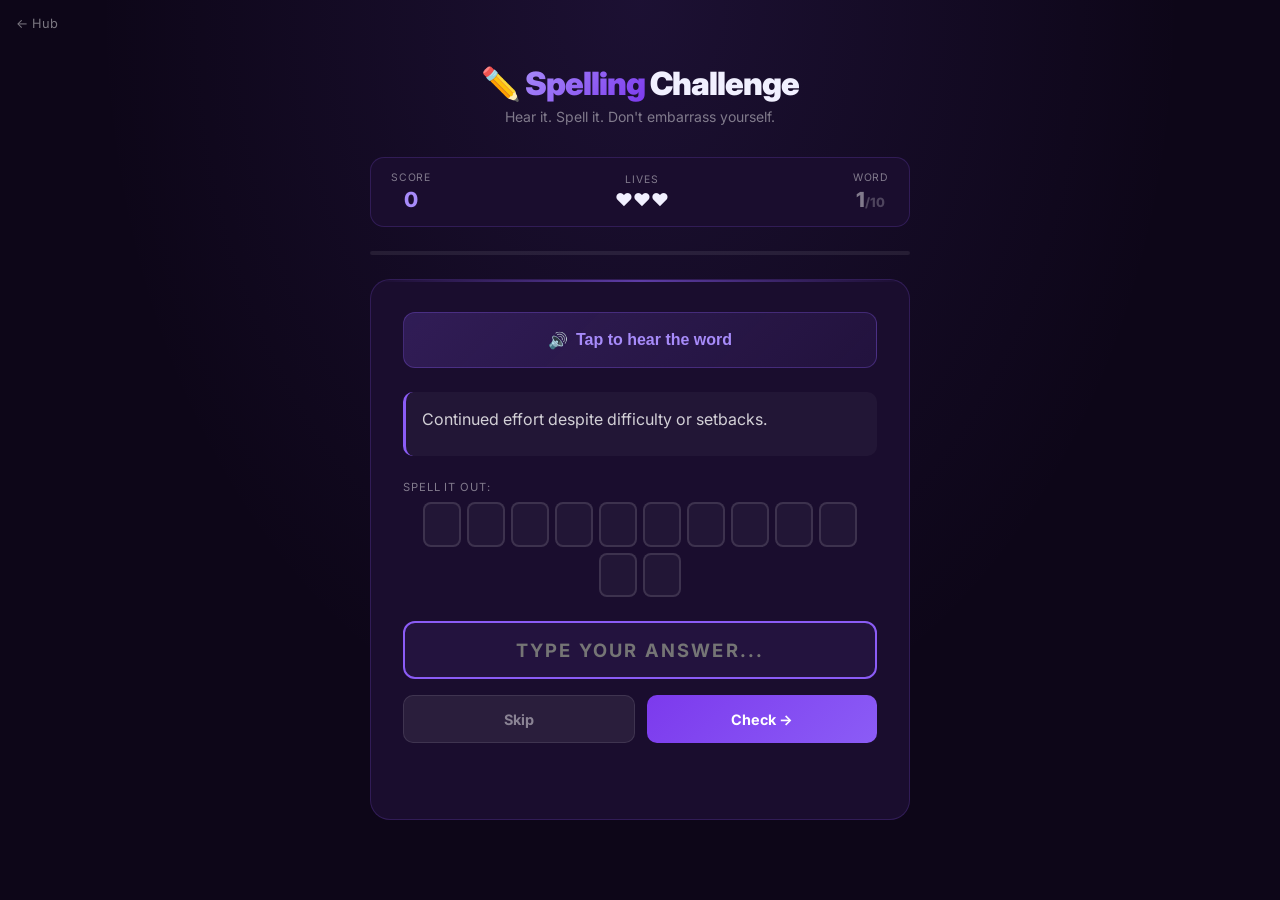
<file: games/spelling/public/index.html>
<!DOCTYPE html>
<html lang="en">
<head>
  <meta charset="UTF-8" />
  <meta name="viewport" content="width=device-width, initial-scale=1.0" />
  <title>Spelling Challenge</title>
  <style>
    @import url('https://fonts.googleapis.com/css2?family=Inter:wght@400;600;700;900&display=swap');
    *, *::before, *::after { box-sizing: border-box; margin: 0; padding: 0; }
    :root {
      --bg: #0d0618;
      --surface: #1a0d2e;
      --border: rgba(139,92,246,0.2);
      --accent: #8b5cf6;
      --accent2: #a78bfa;
      --text: #f1f0ff;
      --muted: rgba(255,255,255,0.45);
      --green: #22c55e;
      --red: #f43f5e;
      --yellow: #fbbf24;
    }
    body {
      background: var(--bg);
      color: var(--text);
      font-family: 'Inter', sans-serif;
      min-height: 100vh;
      display: flex;
      flex-direction: column;
      align-items: center;
      justify-content: center;
      padding: 1.5rem;
      background-image: radial-gradient(ellipse at top, rgba(139,92,246,0.12) 0%, transparent 60%);
    }

    .back {
      position: fixed; top: 1rem; left: 1rem;
      color: var(--muted); text-decoration: none; font-size: 0.8rem;
      display: flex; align-items: center; gap: 0.3rem;
      transition: color 0.15s;
    }
    .back:hover { color: var(--accent2); }

    .game { width: 100%; max-width: 540px; }

    /* header */
    .header { text-align: center; margin-bottom: 2rem; }
    .header h1 { font-size: 2rem; font-weight: 900; letter-spacing: -0.03em; }
    .header h1 span { background: linear-gradient(135deg, #a78bfa, #7c3aed); -webkit-background-clip: text; -webkit-text-fill-color: transparent; background-clip: text; }
    .header p { color: var(--muted); font-size: 0.875rem; margin-top: 0.3rem; }

    /* hud */
    .hud {
      display: flex; justify-content: space-between; align-items: center;
      background: var(--surface); border: 1px solid var(--border);
      border-radius: 14px; padding: 0.85rem 1.25rem; margin-bottom: 1.5rem;
    }
    .hud-item { text-align: center; }
    .hud-label { font-size: 0.65rem; text-transform: uppercase; letter-spacing: 0.08em; color: var(--muted); margin-bottom: 0.2rem; }
    .hud-val { font-size: 1.3rem; font-weight: 800; }
    .hud-val.score { color: var(--accent2); }
    .lives-row { display: flex; gap: 0.3rem; font-size: 1.1rem; }

    /* progress bar */
    .progress-wrap { height: 4px; background: rgba(255,255,255,0.08); border-radius: 99px; margin-bottom: 1.5rem; overflow: hidden; }
    .progress-fill { height: 100%; background: linear-gradient(90deg, var(--accent), #c084fc); border-radius: 99px; transition: width 0.4s ease; }

    /* main card */
    .card {
      background: var(--surface);
      border: 1px solid var(--border);
      border-radius: 20px;
      padding: 2rem;
      margin-bottom: 1rem;
      position: relative;
      overflow: hidden;
      transition: border-color 0.2s;
    }
    .card::before {
      content: '';
      position: absolute; top: 0; left: 0; right: 0; height: 2px;
      background: linear-gradient(90deg, transparent, var(--accent), transparent);
      opacity: 0.6;
    }
    .card.shake { animation: shake 0.45s cubic-bezier(0.36,0.07,0.19,0.97); border-color: var(--red); }
    .card.correct-flash { animation: correctFlash 0.4s ease; border-color: var(--green); }
    @keyframes shake {
      0%,100%{transform:translateX(0)}
      15%{transform:translateX(-8px)}
      30%{transform:translateX(8px)}
      45%{transform:translateX(-6px)}
      60%{transform:translateX(6px)}
      75%{transform:translateX(-3px)}
      90%{transform:translateX(3px)}
    }
    @keyframes correctFlash {
      0%{background: var(--surface)}
      40%{background: rgba(34,197,94,0.15)}
      100%{background: var(--surface)}
    }

    /* listen button */
    .listen-btn {
      display: flex; align-items: center; justify-content: center; gap: 0.5rem;
      width: 100%; padding: 1.1rem;
      background: linear-gradient(135deg, rgba(139,92,246,0.2), rgba(139,92,246,0.08));
      border: 1px solid rgba(139,92,246,0.3);
      border-radius: 12px; color: var(--accent2);
      font-size: 1rem; font-weight: 700; cursor: pointer;
      transition: all 0.15s; margin-bottom: 1.5rem;
    }
    .listen-btn:hover { background: rgba(139,92,246,0.25); transform: scale(1.02); }
    .listen-btn.playing { animation: pulse-btn 0.6s ease infinite alternate; }
    @keyframes pulse-btn { from{box-shadow:0 0 0 rgba(139,92,246,0)} to{box-shadow:0 0 20px rgba(139,92,246,0.5)} }

    /* definition */
    .definition {
      font-size: 1rem; line-height: 1.65; color: rgba(255,255,255,0.8);
      background: rgba(255,255,255,0.04); border-radius: 10px;
      padding: 0.85rem 1rem; margin-bottom: 1.5rem;
      border-left: 3px solid var(--accent);
      min-height: 4rem;
    }

    /* letter boxes */
    .letter-row-label { font-size: 0.7rem; text-transform: uppercase; letter-spacing: 0.08em; color: var(--muted); margin-bottom: 0.5rem; }
    .letter-boxes { display: flex; gap: 0.35rem; flex-wrap: wrap; justify-content: center; margin-bottom: 1.5rem; }
    .lbox {
      width: 2.4rem; height: 2.8rem;
      border: 2px solid rgba(255,255,255,0.12);
      border-radius: 8px;
      display: flex; align-items: center; justify-content: center;
      font-size: 1.1rem; font-weight: 800; text-transform: uppercase;
      color: var(--text);
      background: rgba(255,255,255,0.04);
      transition: all 0.15s;
    }
    .lbox.active-pos { border-color: var(--accent); background: rgba(139,92,246,0.12); }
    .lbox.filled { border-color: rgba(139,92,246,0.5); color: var(--accent2); }
    .lbox.correct { border-color: var(--green); background: rgba(34,197,94,0.12); color: var(--green); animation: popIn 0.25s cubic-bezier(0.34,1.56,0.64,1); }
    .lbox.wrong { border-color: var(--red); background: rgba(244,63,94,0.12); color: var(--red); }
    @keyframes popIn { 0%{transform:scale(0.85)} 100%{transform:scale(1)} }

    /* input */
    .input-wrap { position: relative; margin-bottom: 1rem; }
    input#answer {
      width: 100%; padding: 1rem 1.2rem;
      background: rgba(255,255,255,0.06); border: 2px solid rgba(255,255,255,0.12);
      border-radius: 12px; color: var(--text);
      font-size: 1.15rem; font-weight: 700;
      text-align: center; text-transform: uppercase; letter-spacing: 0.12em;
      outline: none; transition: border-color 0.15s, background 0.15s;
      font-family: 'Inter', sans-serif;
    }
    input#answer:focus { border-color: var(--accent); background: rgba(139,92,246,0.08); }
    input#answer:disabled { opacity: 0.6; }

    .btn-row { display: flex; gap: 0.75rem; }
    .btn {
      flex: 1; padding: 0.9rem; border-radius: 10px;
      border: none; font-size: 0.9rem; font-weight: 700;
      cursor: pointer; transition: all 0.15s; font-family: 'Inter', sans-serif;
    }
    .btn:hover { transform: translateY(-1px); }
    .btn:active { transform: translateY(0); }
    .btn-primary { background: linear-gradient(135deg, #7c3aed, #8b5cf6); color: #fff; }
    .btn-primary:hover { box-shadow: 0 4px 20px rgba(139,92,246,0.5); }
    .btn-secondary { background: rgba(255,255,255,0.07); color: var(--muted); border: 1px solid rgba(255,255,255,0.1); }
    .btn-secondary:hover { background: rgba(255,255,255,0.12); color: var(--text); }

    /* feedback toast */
    .feedback-toast {
      text-align: center; min-height: 2rem;
      font-size: 0.95rem; font-weight: 700;
      margin-top: 0.75rem; transition: opacity 0.2s;
    }
    .feedback-toast.good { color: var(--green); }
    .feedback-toast.bad { color: var(--red); }

    /* streak badge */
    .streak-badge {
      display: inline-block;
      padding: 0.25rem 0.7rem;
      background: linear-gradient(135deg, #f59e0b, #f97316);
      border-radius: 99px;
      font-size: 0.8rem; font-weight: 800;
      color: #fff;
      animation: popIn 0.3s cubic-bezier(0.34,1.56,0.64,1);
    }

    /* game over */
    #screen-over {
      display: none; text-align: center;
    }
    .over-emoji { font-size: 4rem; margin-bottom: 0.75rem; animation: popIn 0.4s cubic-bezier(0.34,1.56,0.64,1); }
    .over-title { font-size: 2.2rem; font-weight: 900; letter-spacing: -0.03em; margin-bottom: 0.5rem; }
    .over-sub { color: var(--muted); margin-bottom: 2rem; font-size: 0.9rem; line-height: 1.6; }
    .result-chips { display: flex; gap: 0.75rem; justify-content: center; margin-bottom: 2rem; }
    .chip { background: var(--surface); border: 1px solid var(--border); border-radius: 12px; padding: 1rem 1.5rem; text-align: center; }
    .chip-val { font-size: 2rem; font-weight: 900; color: var(--accent2); }
    .chip-label { font-size: 0.7rem; color: var(--muted); text-transform: uppercase; letter-spacing: 0.07em; margin-top: 0.2rem; }

    /* confetti canvas */
    #confetti-canvas { position: fixed; inset: 0; pointer-events: none; z-index: 100; }
  </style>
</head>
<body>
  <a class="back" href="https://game-hub.kiishiogunbiyi.workers.dev">← Hub</a>
  <canvas id="confetti-canvas"></canvas>

  <div class="game">
    <div class="header">
      <h1>✏️ <span>Spelling</span> Challenge</h1>
      <p>Hear it. Spell it. Don't embarrass yourself.</p>
    </div>

    <div id="screen-game">
      <div class="hud">
        <div class="hud-item">
          <div class="hud-label">Score</div>
          <div class="hud-val score" id="score">0</div>
        </div>
        <div class="hud-item">
          <div class="hud-label">Lives</div>
          <div class="lives-row" id="lives">❤️❤️❤️</div>
        </div>
        <div class="hud-item">
          <div class="hud-label">Word</div>
          <div class="hud-val" id="qnum" style="color:var(--muted)">1<span style="font-size:0.8rem;opacity:0.5">/10</span></div>
        </div>
      </div>

      <div class="progress-wrap">
        <div class="progress-fill" id="prog" style="width:0%"></div>
      </div>

      <div class="card" id="main-card">
        <button class="listen-btn" id="btn-listen">
          <span id="listen-icon">🔊</span> Tap to hear the word
        </button>
        <div class="definition" id="definition">Loading...</div>
        <div class="letter-row-label">Spell it out:</div>
        <div class="letter-boxes" id="letter-boxes"></div>
        <div class="input-wrap">
          <input type="text" id="answer" placeholder="Type your answer..."
                 autocomplete="off" autocorrect="off" autocapitalize="off" spellcheck="false" />
        </div>
        <div class="btn-row">
          <button class="btn btn-secondary" id="btn-skip">Skip</button>
          <button class="btn btn-primary" id="btn-check">Check →</button>
        </div>
        <div class="feedback-toast" id="feedback"></div>
      </div>
    </div>

    <div id="screen-over">
      <div class="over-emoji" id="over-emoji">🎉</div>
      <div class="over-title" id="over-title">Not bad!</div>
      <div class="over-sub" id="over-sub"></div>
      <div class="result-chips">
        <div class="chip"><div class="chip-val" id="res-score">0</div><div class="chip-label">Score</div></div>
        <div class="chip"><div class="chip-val" id="res-correct">0</div><div class="chip-label">Correct</div></div>
        <div class="chip"><div class="chip-val" id="res-streak">0</div><div class="chip-label">Best streak</div></div>
      </div>
      <div class="btn-row" style="max-width:320px;margin:0 auto;gap:0.75rem;">
        <button class="btn btn-secondary" onclick="location.href='https://game-hub.kiishiogunbiyi.workers.dev'">← Hub</button>
        <button class="btn btn-primary" id="btn-restart">Play Again</button>
      </div>
    </div>
  </div>

<script>
// ── AUDIO ──────────────────────────────────────────────────────────────────
const AC = new (window.AudioContext || window.webkitAudioContext)();

function playTone(freq, type, dur, vol=0.3, delay=0) {
  const o = AC.createOscillator();
  const g = AC.createGain();
  o.connect(g); g.connect(AC.destination);
  o.type = type; o.frequency.value = freq;
  g.gain.setValueAtTime(vol, AC.currentTime + delay);
  g.gain.exponentialRampToValueAtTime(0.001, AC.currentTime + delay + dur);
  o.start(AC.currentTime + delay);
  o.stop(AC.currentTime + delay + dur + 0.05);
}

function sfxCorrect() {
  playTone(523, 'sine', 0.1, 0.3);
  playTone(659, 'sine', 0.1, 0.3, 0.1);
  playTone(784, 'sine', 0.18, 0.3, 0.2);
}

function sfxWrong() {
  playTone(200, 'sawtooth', 0.15, 0.25);
  playTone(150, 'sawtooth', 0.2, 0.2, 0.15);
}

function sfxWin() {
  [523,659,784,1047].forEach((f, i) => playTone(f, 'sine', 0.15, 0.25, i * 0.1));
}

// ── CONFETTI ───────────────────────────────────────────────────────────────
const canvas = document.getElementById('confetti-canvas');
const ctx = canvas.getContext('2d');
let particles = [];

function launchConfetti() {
  canvas.width = window.innerWidth;
  canvas.height = window.innerHeight;
  for (let i = 0; i < 120; i++) {
    particles.push({
      x: Math.random() * canvas.width, y: -10,
      vx: (Math.random() - 0.5) * 6, vy: Math.random() * 4 + 2,
      w: Math.random() * 10 + 4, h: Math.random() * 5 + 3,
      rot: Math.random() * 360, vr: (Math.random() - 0.5) * 8,
      color: ['#8b5cf6','#a78bfa','#22c55e','#fbbf24','#f43f5e','#38bdf8'][Math.floor(Math.random()*6)],
      alpha: 1,
    });
  }
  requestAnimationFrame(animateConfetti);
}

function animateConfetti() {
  ctx.clearRect(0, 0, canvas.width, canvas.height);
  particles = particles.filter(p => p.alpha > 0.05);
  particles.forEach(p => {
    p.x += p.vx; p.y += p.vy; p.rot += p.vr;
    if (p.y > canvas.height * 0.7) p.alpha -= 0.02;
    ctx.save();
    ctx.translate(p.x, p.y); ctx.rotate(p.rot * Math.PI / 180);
    ctx.globalAlpha = p.alpha;
    ctx.fillStyle = p.color;
    ctx.fillRect(-p.w/2, -p.h/2, p.w, p.h);
    ctx.restore();
  });
  if (particles.length) requestAnimationFrame(animateConfetti);
}

// ── WORDS ──────────────────────────────────────────────────────────────────
const WORDS = [
  { word: "accommodate", def: "To provide space or housing for someone; to make room." },
  { word: "conscientious", def: "Taking care to do things correctly and thoroughly; meticulous." },
  { word: "mischievous", def: "Causing trouble in a playful, not malicious, way." },
  { word: "perseverance", def: "Continued effort despite difficulty or setbacks." },
  { word: "entrepreneur", def: "Someone who starts and runs a business, taking on financial risk." },
  { word: "acknowledge", def: "To accept or admit that something exists or is true." },
  { word: "surveillance", def: "Close monitoring of a person or group, often by authorities." },
  { word: "exaggerate", def: "To make something seem larger, better, or worse than it really is." },
  { word: "guarantee", def: "A formal promise that something will happen or be done." },
  { word: "Mediterranean", def: "Relating to the sea and region between Europe and North Africa." },
  { word: "necessary", def: "Required to be done; essential to achieve a result." },
  { word: "occasionally", def: "Sometimes but not often; at irregular intervals." },
  { word: "privilege", def: "A special right or advantage granted to a select person or group." },
  { word: "definitely", def: "Without doubt; used to emphasize certainty." },
  { word: "occurrence", def: "An event or incident; the fact of something happening." },
  { word: "rhythm", def: "A strong, regular, repeated pattern of sound or movement." },
  { word: "liaison", def: "Communication between groups; a person who acts as a link." },
  { word: "bureaucracy", def: "A system with complex rules, processes, and red tape." },
  { word: "pronunciation", def: "The way in which a word is spoken or said aloud." },
  { word: "fahrenheit", def: "A temperature scale where water freezes at 32° and boils at 212°." },
];

// ── STATE ──────────────────────────────────────────────────────────────────
let questions=[], cur=0, score=0, lives=3, streak=0, bestStreak=0;
const TOTAL = 10;

function shuffle(a) { return [...a].sort(() => Math.random()-0.5); }

function startGame() {
  questions = shuffle(WORDS).slice(0, TOTAL);
  cur=0; score=0; lives=3; streak=0; bestStreak=0;
  document.getElementById('screen-over').style.display = 'none';
  document.getElementById('screen-game').style.display = 'block';
  loadQ();
}

function renderLives() {
  document.getElementById('lives').innerHTML = '❤️'.repeat(lives) + '🖤'.repeat(3 - lives);
}

function loadQ() {
  const q = questions[cur];
  document.getElementById('qnum').innerHTML = `${cur+1}<span style="font-size:0.8rem;opacity:0.5">/${TOTAL}</span>`;
  document.getElementById('score').textContent = score;
  document.getElementById('prog').style.width = `${(cur/TOTAL)*100}%`;
  document.getElementById('definition').textContent = q.def;
  document.getElementById('feedback').textContent = '';
  document.getElementById('feedback').className = 'feedback-toast';
  document.getElementById('answer').value = '';
  document.getElementById('answer').disabled = false;
  document.getElementById('btn-check').disabled = false;
  renderLives();
  buildBoxes(q.word.length);
  document.getElementById('answer').focus();
  setTimeout(() => speak(q.word), 300);
}

function buildBoxes(n) {
  const c = document.getElementById('letter-boxes');
  c.innerHTML = '';
  for (let i=0; i<n; i++) {
    const d = document.createElement('div');
    d.className = 'lbox';
    d.id = `lb${i}`;
    c.appendChild(d);
  }
}

function updateBoxes(val, word) {
  for (let i=0; i<word.length; i++) {
    const b = document.getElementById(`lb${i}`);
    if (!b) continue;
    const ch = val[i] || '';
    b.textContent = ch.toUpperCase();
    b.className = 'lbox' + (ch ? ' filled' : '');
    if (i === val.length) b.classList.add('active-pos');
  }
}

function speak(word) {
  if (!window.speechSynthesis) return;
  const u = new SpeechSynthesisUtterance(word);
  u.rate = 0.82; u.pitch = 1;
  const btn = document.getElementById('btn-listen');
  btn.classList.add('playing');
  u.onend = () => btn.classList.remove('playing');
  speechSynthesis.speak(u);
}

function check() {
  const q = questions[cur];
  const val = document.getElementById('answer').value.trim().toLowerCase();
  const correct = q.word.toLowerCase();
  const fb = document.getElementById('feedback');
  const card = document.getElementById('main-card');

  // reveal boxes
  for (let i=0; i<correct.length; i++) {
    const b = document.getElementById(`lb${i}`);
    if (!b) continue;
    b.textContent = (val[i]||'').toUpperCase() || correct[i].toUpperCase();
    b.className = 'lbox ' + ((val[i]||'').toLowerCase()===correct[i] ? 'correct' : 'wrong');
  }

  document.getElementById('answer').disabled = true;
  document.getElementById('btn-check').disabled = true;

  const msgs_good = ["Nailed it! 🎯", "Clean! ✨", "Let's go! 🔥", "Easy money 💅", "Spelling bee energy!"];
  const msgs_bad = [`It's "${q.word}" — write it 10 times 😂`, `Close... but not close enough.`, `"${q.word}" — now you know!`, `Yikes. It's "${q.word}" 💀`];

  if (val === correct) {
    streak++; if (streak > bestStreak) bestStreak = streak;
    const bonus = Math.floor(streak / 3) * 5;
    score += 10 + bonus;
    sfxCorrect();
    card.classList.add('correct-flash');
    setTimeout(() => card.classList.remove('correct-flash'), 400);
    fb.className = 'feedback-toast good';
    fb.innerHTML = msgs_good[Math.floor(Math.random()*msgs_good.length)] +
      (streak >= 3 ? ` <span class="streak-badge">🔥 ${streak} streak</span>` : '');
  } else {
    streak = 0; lives--;
    sfxWrong();
    card.classList.add('shake');
    setTimeout(() => card.classList.remove('shake'), 450);
    fb.className = 'feedback-toast bad';
    fb.textContent = msgs_bad[Math.floor(Math.random()*msgs_bad.length)];
    renderLives();
  }

  document.getElementById('score').textContent = score;

  if (lives <= 0) { setTimeout(endGame, 1200); return; }
  setTimeout(next, 1600);
}

function next() {
  cur++;
  if (cur >= questions.length) endGame();
  else loadQ();
}

function endGame() {
  document.getElementById('screen-game').style.display = 'none';
  document.getElementById('screen-over').style.display = 'block';
  document.getElementById('prog').style.width = '100%';
  document.getElementById('res-score').textContent = score;
  document.getElementById('res-correct').textContent = cur - (lives <= 0 ? 0 : 0) + '/' + Math.min(cur, TOTAL);
  document.getElementById('res-streak').textContent = bestStreak;

  const pct = score / (TOTAL * 10);
  let emoji, title, sub;
  if (pct >= 0.9) { emoji='🏆'; title='Spelling bee champion!'; sub='Genuinely impressive. Your spelling game is elite.'; sfxWin(); launchConfetti(); }
  else if (pct >= 0.6) { emoji='🎉'; title='Solid effort!'; sub='You know your words. A few more rounds and you\'ll be untouchable.'; }
  else if (pct >= 0.3) { emoji='📚'; title='Keep studying!'; sub='The words are the words. You just need more reps. Come back.'; }
  else { emoji='😬'; title='Rough one.'; sub='Look, the only way out is through. Play again. No judgment.'; }

  document.getElementById('over-emoji').textContent = emoji;
  document.getElementById('over-title').textContent = title;
  document.getElementById('over-sub').textContent = sub;
}

// ── EVENTS ──────────────────────────────────────────────────────────────────
document.getElementById('answer').addEventListener('input', e => {
  updateBoxes(e.target.value, questions[cur].word);
});
document.getElementById('answer').addEventListener('keydown', e => {
  if (e.key === 'Enter') check();
});
document.getElementById('btn-check').addEventListener('click', check);
document.getElementById('btn-skip').addEventListener('click', () => { streak=0; next(); });
document.getElementById('btn-listen').addEventListener('click', () => speak(questions[cur].word));
document.getElementById('btn-restart').addEventListener('click', startGame);

startGame();
</script>
</body>
</html>
</file>
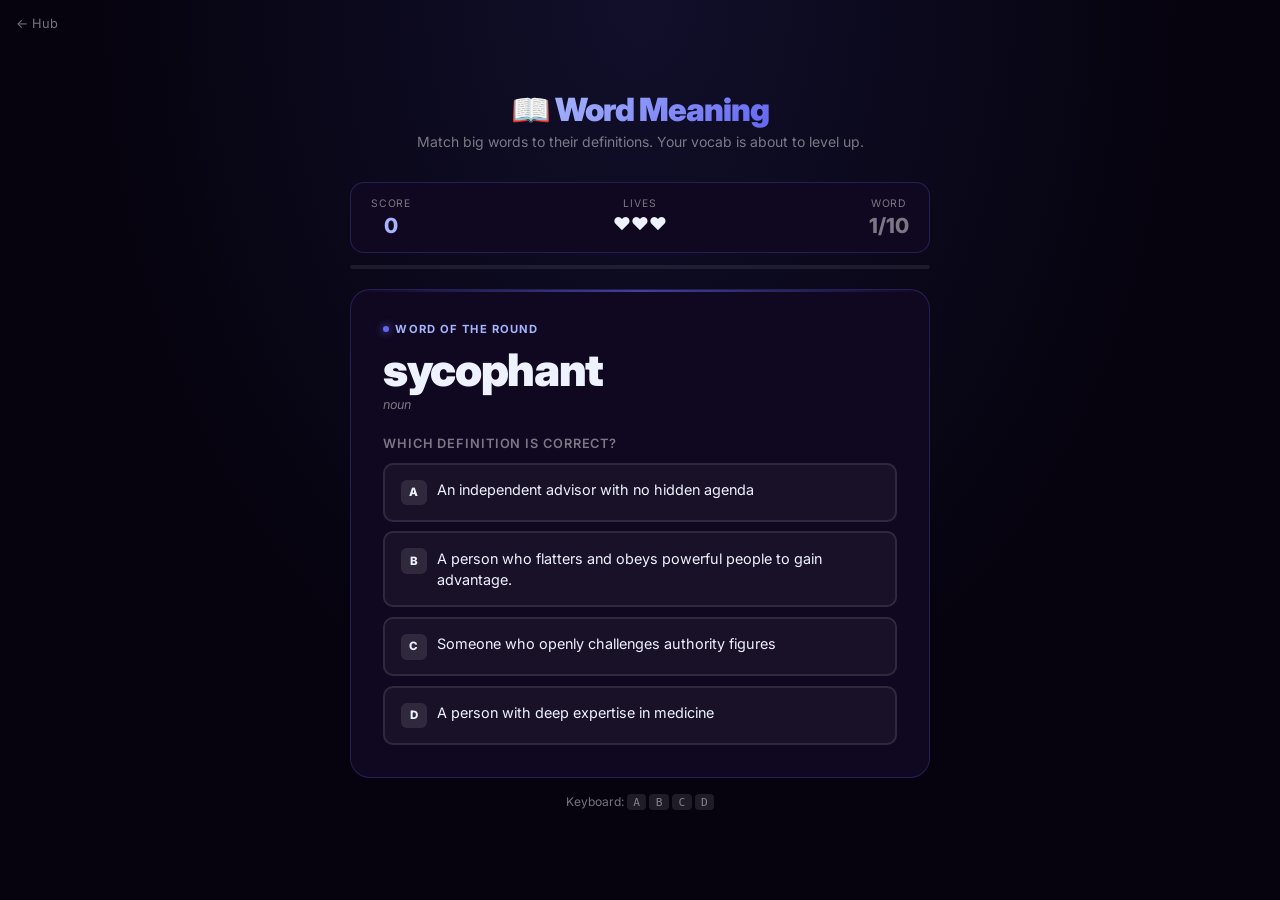
<file: games/word-meaning/public/index.html>
<!DOCTYPE html>
<html lang="en">
<head>
  <meta charset="UTF-8" />
  <meta name="viewport" content="width=device-width, initial-scale=1.0" />
  <title>Word Meaning</title>
  <style>
    @import url('https://fonts.googleapis.com/css2?family=Inter:wght@400;600;700;900&display=swap');
    *, *::before, *::after { box-sizing: border-box; margin: 0; padding: 0; }
    :root {
      --bg: #06030f; --surface: #100820; --border: rgba(99,102,241,0.25);
      --accent: #6366f1; --accent2: #a5b4fc;
      --text: #eef2ff; --muted: rgba(255,255,255,0.45);
      --green: #22c55e; --red: #f43f5e; --yellow: #fbbf24;
    }
    body {
      background: var(--bg); color: var(--text);
      font-family: 'Inter', sans-serif;
      min-height: 100vh; display: flex; flex-direction: column;
      align-items: center; justify-content: center; padding: 1.5rem;
      background-image: radial-gradient(ellipse at top, rgba(99,102,241,0.12) 0%, transparent 60%);
    }
    .back{position:fixed;top:1rem;left:1rem;color:var(--muted);text-decoration:none;font-size:0.8rem;transition:color 0.15s;}
    .back:hover{color:var(--accent2);}

    .game{width:100%;max-width:580px;}
    .header{text-align:center;margin-bottom:2rem;}
    .header h1{font-size:2rem;font-weight:900;letter-spacing:-0.03em;}
    .header h1 span{background:linear-gradient(135deg,#a5b4fc,#6366f1);-webkit-background-clip:text;-webkit-text-fill-color:transparent;background-clip:text;}
    .header p{color:var(--muted);font-size:0.875rem;margin-top:0.3rem;}

    .hud{display:flex;justify-content:space-between;background:var(--surface);border:1px solid var(--border);border-radius:14px;padding:0.85rem 1.25rem;margin-bottom:0.75rem;}
    .hud-item{text-align:center;}
    .hud-label{font-size:0.65rem;text-transform:uppercase;letter-spacing:0.08em;color:var(--muted);margin-bottom:0.2rem;}
    .hud-val{font-size:1.3rem;font-weight:800;}

    .lives-row{display:flex;gap:0.3rem;font-size:1.1rem;}

    .progress-wrap{height:4px;background:rgba(255,255,255,0.08);border-radius:99px;margin-bottom:1.25rem;overflow:hidden;}
    .progress-fill{height:100%;background:linear-gradient(90deg,var(--accent),#818cf8);border-radius:99px;transition:width 0.4s ease;}

    /* word card */
    .word-card{
      background:var(--surface);border:1px solid var(--border);
      border-radius:20px;padding:2rem;margin-bottom:1rem;
      position:relative;overflow:hidden;transition:border-color 0.2s;
    }
    .word-card::before{content:'';position:absolute;top:0;left:0;right:0;height:2px;background:linear-gradient(90deg,transparent,var(--accent),transparent);opacity:0.6;}
    .word-card.correct-flash{animation:cFlash 0.4s ease;border-color:var(--green);}
    .word-card.wrong-flash{animation:shake 0.45s cubic-bezier(0.36,0.07,0.19,0.97);border-color:var(--red);}
    @keyframes cFlash{0%{background:var(--surface)}40%{background:rgba(34,197,94,0.12)}100%{background:var(--surface)}}
    @keyframes shake{0%,100%{transform:translateX(0)}15%{transform:translateX(-8px)}30%{transform:translateX(8px)}45%{transform:translateX(-6px)}60%{transform:translateX(6px)}75%{transform:translateX(-3px)}90%{transform:translateX(3px)}}

    .word-tag{font-size:0.7rem;text-transform:uppercase;letter-spacing:0.1em;color:var(--accent2);font-weight:700;margin-bottom:0.75rem;display:flex;align-items:center;gap:0.4rem;}
    .word-tag::before{content:'';display:inline-block;width:6px;height:6px;border-radius:50%;background:var(--accent);box-shadow:0 0 8px var(--accent);}

    .the-word{font-size:2.8rem;font-weight:900;letter-spacing:-0.03em;margin-bottom:0.25rem;line-height:1;}

    .word-meta{font-size:0.78rem;color:var(--muted);font-style:italic;margin-bottom:1.5rem;}

    .instruction{font-size:0.8rem;text-transform:uppercase;letter-spacing:0.07em;color:var(--muted);margin-bottom:0.75rem;font-weight:600;}

    /* options */
    .options{display:flex;flex-direction:column;gap:0.6rem;}
    .opt{
      background:rgba(255,255,255,0.04);border:2px solid rgba(255,255,255,0.1);
      border-radius:10px;padding:0.9rem 1rem;
      font-size:0.9rem;line-height:1.5;cursor:pointer;color:var(--text);
      text-align:left;transition:all 0.15s;display:flex;align-items:flex-start;gap:0.65rem;
      font-family:'Inter',sans-serif;
    }
    .opt:hover:not(:disabled){border-color:var(--accent);background:rgba(99,102,241,0.08);transform:translateX(3px);}
    .opt.correct{border-color:var(--green);background:rgba(34,197,94,0.1);color:var(--green);animation:slideRight 0.25s ease;}
    .opt.wrong{border-color:var(--red);background:rgba(244,63,94,0.08);color:var(--red);}
    .opt:disabled{cursor:default;}
    @keyframes slideRight{0%{transform:translateX(-4px)}100%{transform:translateX(0)}}

    .opt-key{width:1.6rem;height:1.6rem;border-radius:6px;background:rgba(255,255,255,0.1);display:flex;align-items:center;justify-content:center;font-size:0.72rem;font-weight:800;flex-shrink:0;margin-top:0.05rem;}
    .opt.correct .opt-key{background:rgba(34,197,94,0.2);}
    .opt.wrong .opt-key{background:rgba(244,63,94,0.2);}

    /* example reveal */
    .example-reveal{
      margin-top:1rem;
      padding:0.85rem 1rem;
      background:rgba(99,102,241,0.08);
      border:1px solid rgba(99,102,241,0.2);
      border-radius:10px;
      font-size:0.85rem;
      font-style:italic;
      color:var(--accent2);
      line-height:1.6;
      display:none;
      animation:fadeSlide 0.3s ease;
    }
    .example-reveal.show{display:block;}
    @keyframes fadeSlide{0%{opacity:0;transform:translateY(6px)}100%{opacity:1;transform:translateY(0)}}
    .example-reveal strong{font-style:normal;color:#fff;}

    /* keyboard shortcut hint */
    .kbd-hint{text-align:center;font-size:0.75rem;color:var(--muted);margin-top:0.5rem;}
    .kbd-hint span{display:inline-block;background:rgba(255,255,255,0.1);border-radius:4px;padding:0.1rem 0.4rem;font-family:monospace;font-size:0.7rem;}

    /* game over */
    #screen-over{display:none;text-align:center;}
    .over-emoji{font-size:4rem;margin-bottom:0.75rem;animation:popIn 0.4s cubic-bezier(0.34,1.56,0.64,1);}
    @keyframes popIn{0%{transform:scale(0.7)}100%{transform:scale(1)}}
    .over-title{font-size:2.2rem;font-weight:900;letter-spacing:-0.03em;margin-bottom:0.5rem;}
    .over-sub{color:var(--muted);margin-bottom:2rem;font-size:0.9rem;line-height:1.6;max-width:400px;margin-left:auto;margin-right:auto;}
    .result-chips{display:flex;gap:0.75rem;justify-content:center;margin-bottom:2rem;}
    .chip{background:var(--surface);border:1px solid var(--border);border-radius:12px;padding:1rem 1.25rem;text-align:center;}
    .chip-val{font-size:1.8rem;font-weight:900;color:var(--accent2);}
    .chip-label{font-size:0.7rem;color:var(--muted);text-transform:uppercase;letter-spacing:0.07em;margin-top:0.2rem;}
    .btn-row{display:flex;gap:0.75rem;max-width:320px;margin:0 auto;}
    .btn{flex:1;padding:0.9rem;border-radius:10px;border:none;font-size:0.9rem;font-weight:700;cursor:pointer;font-family:'Inter',sans-serif;transition:all 0.15s;}
    .btn-primary{background:linear-gradient(135deg,#4338ca,#6366f1);color:#fff;}
    .btn-primary:hover{box-shadow:0 4px 20px rgba(99,102,241,0.5);}
    .btn-secondary{background:rgba(255,255,255,0.07);color:var(--muted);border:1px solid rgba(255,255,255,0.1);}

    #confetti-canvas{position:fixed;inset:0;pointer-events:none;z-index:100;}
  </style>
</head>
<body>
  <a class="back" href="https://game-hub.kiishiogunbiyi.workers.dev">← Hub</a>
  <canvas id="confetti-canvas"></canvas>

  <div class="game">
    <div class="header">
      <h1>📖 <span>Word Meaning</span></h1>
      <p>Match big words to their definitions. Your vocab is about to level up.</p>
    </div>

    <div id="screen-game">
      <div class="hud">
        <div class="hud-item"><div class="hud-label">Score</div><div class="hud-val" id="score" style="color:var(--accent2)">0</div></div>
        <div class="hud-item"><div class="hud-label">Lives</div><div class="lives-row" id="lives">❤️❤️❤️</div></div>
        <div class="hud-item"><div class="hud-label">Word</div><div class="hud-val" id="qnum" style="color:var(--muted)">1/10</div></div>
      </div>
      <div class="progress-wrap"><div class="progress-fill" id="prog" style="width:0%"></div></div>

      <div class="word-card" id="word-card">
        <div class="word-tag">Word of the round</div>
        <div class="the-word" id="the-word">—</div>
        <div class="word-meta" id="word-meta">—</div>
        <div class="instruction">Which definition is correct?</div>
        <div class="options" id="options"></div>
        <div class="example-reveal" id="example-reveal"></div>
      </div>
      <div class="kbd-hint">Keyboard: <span>A</span> <span>B</span> <span>C</span> <span>D</span></div>
    </div>

    <div id="screen-over">
      <div class="over-emoji" id="over-emoji">🎓</div>
      <div class="over-title" id="over-title">Round complete!</div>
      <div class="over-sub" id="over-sub"></div>
      <div class="result-chips">
        <div class="chip"><div class="chip-val" id="res-score">0</div><div class="chip-label">Score</div></div>
        <div class="chip"><div class="chip-val" id="res-correct">0/10</div><div class="chip-label">Correct</div></div>
        <div class="chip"><div class="chip-val" id="res-best">0</div><div class="chip-label">Best</div></div>
      </div>
      <div class="btn-row">
        <button class="btn btn-secondary" onclick="location.href='https://game-hub.kiishiogunbiyi.workers.dev'">← Hub</button>
        <button class="btn btn-primary" id="btn-restart">Play Again</button>
      </div>
    </div>
  </div>

<script>
const AC=new(window.AudioContext||window.webkitAudioContext)();
function playTone(f,t,d,v=0.3,delay=0){const o=AC.createOscillator(),g=AC.createGain();o.connect(g);g.connect(AC.destination);o.type=t;o.frequency.value=f;g.gain.setValueAtTime(v,AC.currentTime+delay);g.gain.exponentialRampToValueAtTime(0.001,AC.currentTime+delay+d);o.start(AC.currentTime+delay);o.stop(AC.currentTime+delay+d+0.05);}
function sfxCorrect(){playTone(523,'sine',0.1,0.3);playTone(659,'sine',0.1,0.3,0.1);playTone(784,'sine',0.18,0.3,0.2);}
function sfxWrong(){playTone(200,'sawtooth',0.15,0.25);playTone(150,'sawtooth',0.2,0.2,0.15);}
function sfxWin(){[523,659,784,1047].forEach((f,i)=>playTone(f,'sine',0.15,0.25,i*0.1));}
const canvas=document.getElementById('confetti-canvas');const ctx2=canvas.getContext('2d');let particles=[];
function launchConfetti(){canvas.width=window.innerWidth;canvas.height=window.innerHeight;for(let i=0;i<120;i++){particles.push({x:Math.random()*canvas.width,y:-10,vx:(Math.random()-0.5)*6,vy:Math.random()*4+2,w:Math.random()*10+4,h:Math.random()*5+3,rot:Math.random()*360,vr:(Math.random()-0.5)*8,color:['#6366f1','#a5b4fc','#22c55e','#fbbf24','#f43f5e','#38bdf8'][Math.floor(Math.random()*6)],alpha:1});}requestAnimationFrame(animateC);}
function animateC(){ctx2.clearRect(0,0,canvas.width,canvas.height);particles=particles.filter(p=>p.alpha>0.05);particles.forEach(p=>{p.x+=p.vx;p.y+=p.vy;p.rot+=p.vr;if(p.y>canvas.height*0.7)p.alpha-=0.02;ctx2.save();ctx2.translate(p.x,p.y);ctx2.rotate(p.rot*Math.PI/180);ctx2.globalAlpha=p.alpha;ctx2.fillStyle=p.color;ctx2.fillRect(-p.w/2,-p.h/2,p.w,p.h);ctx2.restore();});if(particles.length)requestAnimationFrame(animateC);}

const VOCAB=[
  {word:"ephemeral",pos:"adjective",def:"Lasting for a very short time; transitory.",wrong:["Extremely large and imposing in scale","Happening at perfectly regular intervals","Deeply rooted and resistant to change"],example:"The <strong>ephemeral</strong> nature of trending topics on social media is exhausting."},
  {word:"ubiquitous",pos:"adjective",def:"Present, appearing, or found everywhere.",wrong:["Extremely rare and difficult to encounter","Relating only to a single specific location","Moving rapidly from one place to another"],example:"Smartphones are so <strong>ubiquitous</strong> it's weird when someone doesn't have one."},
  {word:"loquacious",pos:"adjective",def:"Tending to talk a great deal; talkative.",wrong:["Extremely quiet and difficult to read","Prone to exaggeration and storytelling","Having a naturally pleasant singing voice"],example:"My <strong>loquacious</strong> uncle could turn a five-minute story into a two-hour ordeal."},
  {word:"sycophant",pos:"noun",def:"A person who flatters and obeys powerful people to gain advantage.",wrong:["Someone who openly challenges authority figures","A person with deep expertise in medicine","An independent advisor with no hidden agenda"],example:"The boss was surrounded by <strong>sycophants</strong> who agreed with everything he said."},
  {word:"taciturn",pos:"adjective",def:"Reserved or uncommunicative in speech; saying very little.",wrong:["Exceptionally gifted in musical performance","Prone to sudden and intense emotional outbursts","Highly inquisitive and curious about the world"],example:"The <strong>taciturn</strong> detective spoke only when he had something worth saying."},
  {word:"mendacious",pos:"adjective",def:"Not telling the truth; given to lying.",wrong:["Consistently generous and selfless toward others","Known for making rash and impulsive choices","Highly skilled in the art of negotiation"],example:"The <strong>mendacious</strong> politician claimed he'd never visited the country — twice."},
  {word:"equanimity",pos:"noun",def:"Mental calmness and composure, especially in difficult situations.",wrong:["A state of intense excitement or euphoria","Deep-seated resentment and bitterness","Obsessive and singular focus on a goal"],example:"She handled the criticism with <strong>equanimity</strong> — didn't even flinch."},
  {word:"pernicious",pos:"adjective",def:"Having a harmful effect, especially gradually or subtly.",wrong:["Highly beneficial and deeply nourishing","Brightly visible and immediately eye-catching","Connected to ancient customs and traditions"],example:"The <strong>pernicious</strong> influence of misinformation spreads slowly, then all at once."},
  {word:"capricious",pos:"adjective",def:"Given to sudden and unaccountable changes of mood or behavior.",wrong:["Remarkably consistent and disciplined over time","Deeply thoughtful before taking any action","Firmly loyal to a single set of principles"],example:"The <strong>capricious</strong> weather made planning an outdoor event impossible."},
  {word:"tenacious",pos:"adjective",def:"Not readily giving up; persistent and determined.",wrong:["Easily discouraged when things get difficult","Likely to abandon projects when better options appear","Flexible to the point of being unreliable"],example:"Her <strong>tenacious</strong> work ethic carried her through years of rejection."},
  {word:"avarice",pos:"noun",def:"Extreme greed for wealth or material possessions.",wrong:["Genuine generosity toward those who have less","A restless longing for adventure and new places","A state of deep spiritual contentment"],example:"His <strong>avarice</strong> led him to cut corners until the whole thing collapsed."},
  {word:"cogent",pos:"adjective",def:"Clear, logical, and convincing; compelling.",wrong:["Confusing and nearly impossible to follow","Emotionally overwhelming and deeply personal","Based entirely on anecdotal experience"],example:"She made a <strong>cogent</strong> argument and changed the entire room's mind."},
  {word:"insipid",pos:"adjective",def:"Lacking flavor, vigor, or interest; dull.",wrong:["Overwhelmingly intense and bold in character","Exceptionally sweet and pleasant to experience","Sharp, memorable, and hard to forget"],example:"The <strong>insipid</strong> sequel made everyone wish they'd rewatched the original instead."},
  {word:"verbose",pos:"adjective",def:"Using far more words than necessary; wordy.",wrong:["Extremely concise and efficient with language","Unable to express complex or nuanced ideas","Relying on images rather than text to communicate"],example:"The <strong>verbose</strong> email could have been a single sentence. It was not."},
  {word:"malleable",pos:"adjective",def:"Easily shaped, influenced, or adapted.",wrong:["Rigid, unyielding, and resistant to any change","Capable of exerting exceptional physical force","Likely to shatter or break under applied pressure"],example:"Public opinion is <strong>malleable</strong> — the right story at the right time changes everything."},
  {word:"acrimony",pos:"noun",def:"Bitterness or ill feeling, especially in speech or manner.",wrong:["Deep admiration and sincere respect for another","A feeling of shared triumph and collective pride","Genuine curiosity and openness toward others"],example:"The negotiation collapsed under the weight of <strong>acrimony</strong> on both sides."},
  {word:"obsequious",pos:"adjective",def:"Excessively compliant or eager to please; servile.",wrong:["Stubbornly resistant to any form of authority","Deeply spiritual and guided by inner conviction","Reliably efficient at completing assigned tasks"],example:"The <strong>obsequious</strong> assistant laughed at every single joke, even the bad ones."},
  {word:"perspicacious",pos:"adjective",def:"Having sharp insight and a ready understanding; shrewd.",wrong:["Extremely cautious to the point of hesitation","Given to rash and impulsive decision-making","Interested only in what appears on the surface"],example:"The <strong>perspicacious</strong> investor spotted the opportunity before anyone else did."},
  {word:"garrulous",pos:"adjective",def:"Excessively talkative, especially on trivial or unimportant matters.",wrong:["Naturally inclined toward silence and solitude","Highly focused and concise when communicating","Deliberate and thoughtful in every word spoken"],example:"The <strong>garrulous</strong> neighbor had opinions on everything, including your grass length."},
  {word:"laconic",pos:"adjective",def:"Using very few words; brief and concise in speech.",wrong:["Prone to long-winded and elaborate explanations","Emotionally expressive and openly communicative","Known for detailed and thorough descriptions"],example:"His <strong>laconic</strong> reply — 'Fine.' — said everything and nothing at once."},
];

const ROUND=10;
let questions=[],cur=0,score=0,lives=3,correctCount=0;
const getBest=()=>parseInt(localStorage.getItem('wm-best')||'0');
function shuffle(a){return[...a].sort(()=>Math.random()-0.5);}

function startGame(){
  questions=shuffle(VOCAB).slice(0,ROUND);
  cur=0;score=0;lives=3;correctCount=0;
  document.getElementById('screen-over').style.display='none';
  document.getElementById('screen-game').style.display='block';
  loadQ();
}

function renderLives(){document.getElementById('lives').innerHTML='❤️'.repeat(lives)+'🖤'.repeat(3-lives);}

function loadQ(){
  const q=questions[cur];
  document.getElementById('qnum').textContent=`${cur+1}/${ROUND}`;
  document.getElementById('score').textContent=score;
  document.getElementById('prog').style.width=`${(cur/ROUND)*100}%`;
  document.getElementById('the-word').textContent=q.word;
  document.getElementById('word-meta').textContent=q.pos;
  document.getElementById('example-reveal').className='example-reveal';
  renderLives();

  const opts=shuffle([{text:q.def,correct:true},...q.wrong.map(w=>({text:w,correct:false}))]);
  const keys=['A','B','C','D'];
  const container=document.getElementById('options');
  container.innerHTML='';
  opts.forEach((opt,i)=>{
    const btn=document.createElement('button');
    btn.className='opt';
    btn.innerHTML=`<span class="opt-key">${keys[i]}</span><span>${opt.text}</span>`;
    btn.dataset.correct=opt.correct;
    btn.dataset.def=opt.text;
    btn.dataset.key=keys[i];
    btn.addEventListener('click',()=>pick(btn,opt,q));
    container.appendChild(btn);
  });
}

function pick(btn,opt,q){
  document.querySelectorAll('.opt').forEach(b=>b.disabled=true);
  const card=document.getElementById('word-card');
  const msgs_good=["That's the one! 🎯","You actually know your words!","Easy.","Correct! Building that vocab.","Nailed it 💅"];
  const msgs_bad=[`Nope — "${q.def.slice(0,40)}..."`,`Wrong. Study "${q.word}" tonight.`,`Not quite. The correct one is highlighted.`,`Incorrect. ${q.word} caught you slipping.`];

  if(opt.correct){
    btn.classList.add('correct');
    score+=10;correctCount++;
    sfxCorrect();
    card.classList.add('correct-flash');
    setTimeout(()=>card.classList.remove('correct-flash'),400);
    // show example
    const ex=document.getElementById('example-reveal');
    ex.innerHTML=`<em>"${q.example}"</em>`;
    ex.classList.add('show');
  }else{
    btn.classList.add('wrong');
    document.querySelectorAll('.opt').forEach(b=>{if(b.dataset.correct==='true')b.classList.add('correct');});
    lives--;
    sfxWrong();
    card.classList.add('wrong-flash');
    setTimeout(()=>card.classList.remove('wrong-flash'),450);
    renderLives();
    const ex=document.getElementById('example-reveal');
    ex.innerHTML=`Correct: <strong>${q.def}</strong><br><br><em>"${q.example}"</em>`;
    ex.classList.add('show');
  }
  document.getElementById('score').textContent=score;

  if(lives<=0){setTimeout(endGame,2000);return;}
  setTimeout(next,2200);
}

function next(){cur++;if(cur>=questions.length)endGame();else loadQ();}

function endGame(){
  document.getElementById('screen-game').style.display='none';
  document.getElementById('screen-over').style.display='block';
  document.getElementById('prog').style.width='100%';
  const prev=getBest();
  if(score>prev)localStorage.setItem('wm-best',score);
  document.getElementById('res-score').textContent=score;
  document.getElementById('res-correct').textContent=`${correctCount}/${ROUND}`;
  document.getElementById('res-best').textContent=Math.max(prev,score);

  const pct=correctCount/ROUND;
  let emoji,title,sub;
  if(pct>=0.9){emoji='🏆';title='Vocabulary master!';sub='You\'re going to start using these words in real life and everyone will be impressed. Or confused. Either way.';sfxWin();launchConfetti();}
  else if(pct>=0.6){emoji='📚';title='Solid vocab!';sub='You know your words. A few tricky ones got you but you held your ground.'}
  else if(pct>=0.3){emoji='🤔';title='Getting there.';sub='Some of these are genuinely hard. Play again and watch your score improve.'}
  else{emoji='📝';title='Study session needed.';sub='These words will make you sound incredibly smart once you know them. So come back.'}
  document.getElementById('over-emoji').textContent=emoji;
  document.getElementById('over-title').textContent=title;
  document.getElementById('over-sub').textContent=sub;
}

// keyboard shortcuts
document.addEventListener('keydown',e=>{
  const key=e.key.toUpperCase();
  if(!['A','B','C','D'].includes(key))return;
  const btn=document.querySelector(`.opt[data-key="${key}"]:not(:disabled)`);
  if(btn)btn.click();
});

document.getElementById('btn-restart').addEventListener('click',startGame);
startGame();
</script>
</body>
</html>
</file>
